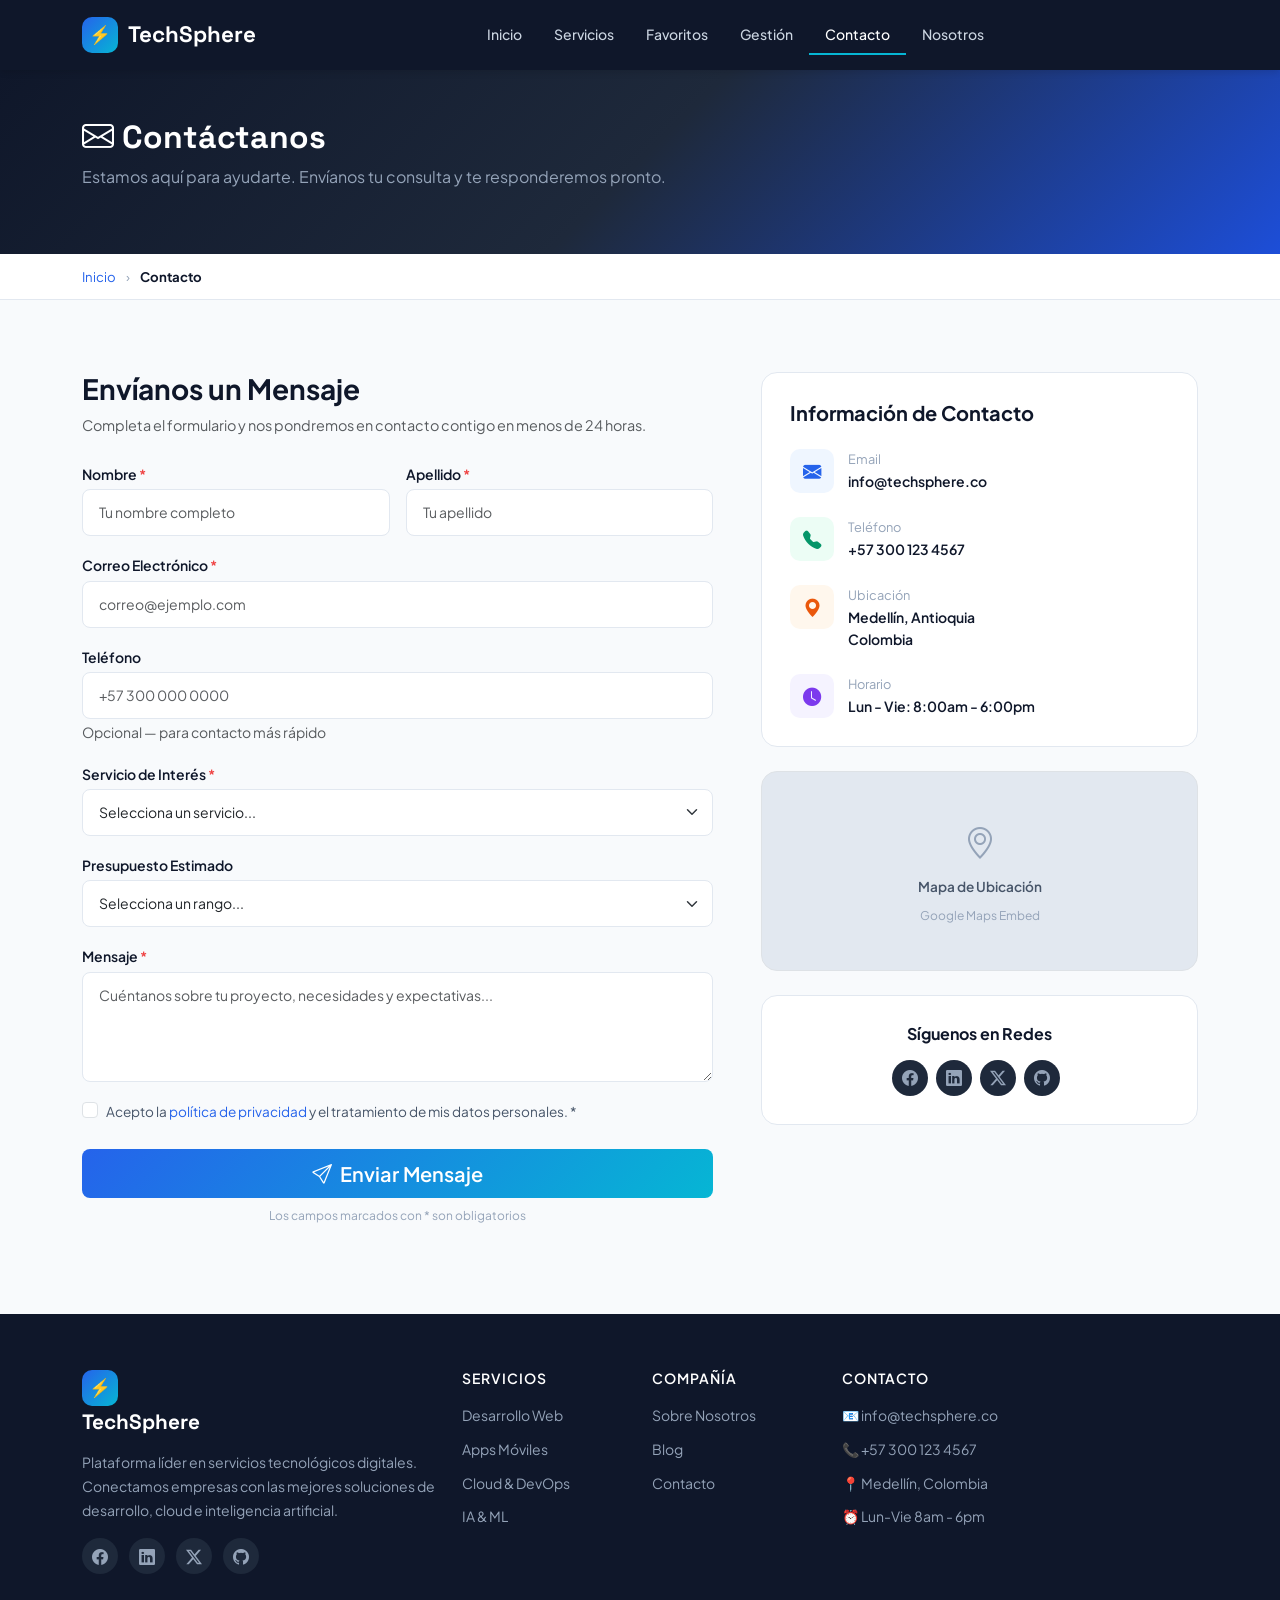
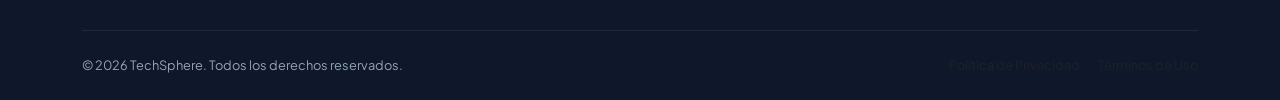
<file: pages/contacto.html>
<!DOCTYPE html>
<html lang="es">
<head>
  <meta charset="UTF-8">
  <meta name="viewport" content="width=device-width, initial-scale=1.0">
  <title>Contacto — TechSphere</title>
  <link href="https://cdn.jsdelivr.net/npm/bootstrap@5.3.3/dist/css/bootstrap.min.css" rel="stylesheet">
  <link href="https://cdn.jsdelivr.net/npm/bootstrap-icons@1.11.3/font/bootstrap-icons.min.css" rel="stylesheet">
  <link href="https://fonts.googleapis.com/css2?family=Plus+Jakarta+Sans:wght@300;400;500;600;700;800&family=Space+Grotesk:wght@400;500;600;700&display=swap" rel="stylesheet">
  <link rel="stylesheet" href="../css/styles.css">
</head>
<body>
  <div id="navbar-container"></div>

  <div class="page-header">
    <div class="container">
      <h1><i class="bi bi-envelope me-2"></i>Contáctanos</h1>
      <p>Estamos aquí para ayudarte. Envíanos tu consulta y te responderemos pronto.</p>
    </div>
  </div>

  <div class="breadcrumb-custom">
    <div class="container">
      <a href="../index.html">Inicio</a>
      <span class="separator">›</span>
      <strong>Contacto</strong>
    </div>
  </div>

  <section class="section">
    <div class="container">
      <div class="row g-5">
        <!-- FORMULARIO -->
        <div class="col-lg-7">
          <h3 class="mb-2" style="font-weight:700">Envíanos un Mensaje</h3>
          <p class="text-muted mb-4" style="font-size:0.9rem">Completa el formulario y nos pondremos en contacto contigo en menos de 24 horas.</p>

          <!-- Mensaje de éxito (oculto por defecto) -->
          <div class="alert alert-success d-none" id="successMessage" style="border-radius:var(--radius-sm)">
            <i class="bi bi-check-circle-fill me-2"></i>
            <strong>¡Mensaje enviado exitosamente!</strong> Te responderemos en menos de 24 horas.
          </div>

          <form id="contactForm" novalidate>
            <div class="row g-3">
              <div class="col-md-6">
                <label class="form-label-custom">Nombre <span class="required">*</span></label>
                <input type="text" class="form-control form-control-custom" id="nombre" 
                       placeholder="Tu nombre completo" required minlength="2">
                <div class="invalid-feedback">Por favor ingrese su nombre (mínimo 2 caracteres)</div>
              </div>
              <div class="col-md-6">
                <label class="form-label-custom">Apellido <span class="required">*</span></label>
                <input type="text" class="form-control form-control-custom" id="apellido" 
                       placeholder="Tu apellido" required minlength="2">
                <div class="invalid-feedback">Por favor ingrese su apellido</div>
              </div>
            </div>

            <div class="mt-3">
              <label class="form-label-custom">Correo Electrónico <span class="required">*</span></label>
              <input type="email" class="form-control form-control-custom" id="email" 
                     placeholder="correo@ejemplo.com" required>
              <div class="invalid-feedback" id="emailError">Por favor ingrese un correo electrónico válido</div>
            </div>

            <div class="mt-3">
              <label class="form-label-custom">Teléfono</label>
              <input type="tel" class="form-control form-control-custom" id="telefono" 
                     placeholder="+57 300 000 0000">
              <small class="text-muted">Opcional — para contacto más rápido</small>
            </div>

            <div class="mt-3">
              <label class="form-label-custom">Servicio de Interés <span class="required">*</span></label>
              <select class="form-select form-control-custom" id="servicio" required>
                <option value="">Selecciona un servicio...</option>
              </select>
              <div class="invalid-feedback">Por favor seleccione un servicio</div>
            </div>

            <div class="mt-3">
              <label class="form-label-custom">Presupuesto Estimado</label>
              <select class="form-select form-control-custom" id="presupuesto">
                <option value="">Selecciona un rango...</option>
                <option>Menos de $1.000 USD</option>
                <option>$1.000 - $3.000 USD</option>
                <option>$3.000 - $5.000 USD</option>
                <option>$5.000 - $10.000 USD</option>
                <option>Más de $10.000 USD</option>
              </select>
            </div>

            <div class="mt-3">
              <label class="form-label-custom">Mensaje <span class="required">*</span></label>
              <textarea class="form-control form-control-custom" id="mensaje" rows="4"
                        placeholder="Cuéntanos sobre tu proyecto, necesidades y expectativas..." 
                        required minlength="10"></textarea>
              <div class="invalid-feedback">El mensaje debe tener al menos 10 caracteres</div>
            </div>

            <div class="form-check mt-3">
              <input class="form-check-input" type="checkbox" id="terms" required>
              <label class="form-check-label" for="terms" style="font-size:0.85rem;color:var(--text-secondary)">
                Acepto la <a href="#" style="color:var(--primary)">política de privacidad</a> 
                y el tratamiento de mis datos personales. <span class="required">*</span>
              </label>
              <div class="invalid-feedback">Debe aceptar la política de privacidad</div>
            </div>

            <button type="submit" class="btn btn-primary-custom btn-lg w-100 mt-4" id="submitBtn">
              <i class="bi bi-send me-2"></i>Enviar Mensaje
            </button>

            <p class="text-center mt-2" style="font-size:0.75rem;color:var(--text-muted)">
              Los campos marcados con <span class="required">*</span> son obligatorios
            </p>
          </form>
        </div>

        <!-- INFO DE CONTACTO -->
        <div class="col-lg-5">
          <div class="contact-info-card mb-4">
            <h5 class="fw-bold mb-4">Información de Contacto</h5>
            <div class="d-flex flex-column gap-4">
              <div class="contact-info-item">
                <div class="contact-info-icon" style="background:#EFF6FF"><i class="bi bi-envelope-fill" style="color:#2563EB"></i></div>
                <div>
                  <div class="contact-info-label">Email</div>
                  <div class="contact-info-value">info@techsphere.co</div>
                </div>
              </div>
              <div class="contact-info-item">
                <div class="contact-info-icon" style="background:#ECFDF5"><i class="bi bi-telephone-fill" style="color:#059669"></i></div>
                <div>
                  <div class="contact-info-label">Teléfono</div>
                  <div class="contact-info-value">+57 300 123 4567</div>
                </div>
              </div>
              <div class="contact-info-item">
                <div class="contact-info-icon" style="background:#FFF7ED"><i class="bi bi-geo-alt-fill" style="color:#EA580C"></i></div>
                <div>
                  <div class="contact-info-label">Ubicación</div>
                  <div class="contact-info-value">Medellín, Antioquia<br>Colombia</div>
                </div>
              </div>
              <div class="contact-info-item">
                <div class="contact-info-icon" style="background:#F5F3FF"><i class="bi bi-clock-fill" style="color:#7C3AED"></i></div>
                <div>
                  <div class="contact-info-label">Horario</div>
                  <div class="contact-info-value">Lun - Vie: 8:00am - 6:00pm</div>
                </div>
              </div>
            </div>
          </div>

          <!-- MAPA PLACEHOLDER -->
          <div class="rounded-4 overflow-hidden border mb-4" style="height:200px;background:#E2E8F0;display:flex;align-items:center;justify-content:center;flex-direction:column;gap:8px">
            <i class="bi bi-geo-alt" style="font-size:2rem;color:var(--text-muted)"></i>
            <span style="font-size:0.85rem;color:var(--text-secondary);font-weight:600">Mapa de Ubicación</span>
            <span style="font-size:0.75rem;color:var(--text-muted)">Google Maps Embed</span>
          </div>

          <!-- REDES SOCIALES -->
          <div class="contact-info-card text-center">
            <h6 class="fw-bold mb-3">Síguenos en Redes</h6>
            <div class="footer-social d-flex justify-content-center">
              <a href="#"><i class="bi bi-facebook"></i></a>
              <a href="#"><i class="bi bi-linkedin"></i></a>
              <a href="#"><i class="bi bi-twitter-x"></i></a>
              <a href="#"><i class="bi bi-github"></i></a>
            </div>
          </div>
        </div>
      </div>
    </div>
  </section>

  <div id="footer-container"></div>

  <script src="https://cdn.jsdelivr.net/npm/bootstrap@5.3.3/dist/js/bootstrap.bundle.min.js"></script>
  <script src="../js/app.js"></script>
  <script>
    /**
 * Valida el formato de un correo electrónico
 * Verifica estructura básica y dominio con al menos 2 caracteres
 * @param {string} email - Correo a validar
 * @returns {boolean} true si el formato es válido
 */
function isValidEmail(email) {
  const regex = /^[a-zA-Z0-9._%+-]+@[a-zA-Z0-9.-]+\.[a-zA-Z]{2,}$/;
  return regex.test(email.trim());
}

    /**
     * Valida un campo individual y muestra/oculta errores
     * @param {HTMLElement} field - Campo a validar
     * @returns {boolean} true si es válido
     */
    function validateField(field) {
      let isValid = true;

      // Reset
      field.classList.remove("is-invalid", "is-valid");

      // Required check
      if (field.hasAttribute("required") && !field.value.trim()) {
        isValid = false;
      }

      // MinLength check
      if (field.minLength > 0 && field.value.trim().length < field.minLength) {
        isValid = false;
      }

      // Email check
      if (field.type === "email" && field.value.trim()) {
        if (!isValidEmail(field.value.trim())) {
          isValid = false;
          const errorEl = document.getElementById("emailError");
          if (errorEl) errorEl.textContent = "Por favor ingrese un correo electrónico válido (ej: usuario@dominio.com)";
        }
      }

      // Checkbox check
      if (field.type === "checkbox" && field.hasAttribute("required") && !field.checked) {
        isValid = false;
      }

      // Select check
      if (field.tagName === "SELECT" && field.hasAttribute("required") && !field.value) {
        isValid = false;
      }

      field.classList.add(isValid ? "is-valid" : "is-invalid");
      return isValid;
    }

    /**
     * Maneja el envío del formulario
     * @param {Event} e - Evento submit
     */
    function handleSubmit(e) {
      e.preventDefault();

      const fields = ["nombre", "apellido", "email", "servicio", "mensaje", "terms"];
      let allValid = true;

      // Validar todos los campos requeridos
      fields.forEach((id) => {
        const field = document.getElementById(id);
        if (field && !validateField(field)) {
          allValid = false;
        }
      });

      if (!allValid) {
        showToast("Por favor corrige los campos marcados en rojo", "error");
        return;
      }

      // Simular envío
      const btn = document.getElementById("submitBtn");
      btn.disabled = true;
      btn.innerHTML = '<span class="spinner-border spinner-border-sm me-2"></span>Enviando...';

      setTimeout(() => {
        // Mostrar mensaje de éxito
        document.getElementById("successMessage").classList.remove("d-none");
        document.getElementById("contactForm").reset();

        // Limpiar validaciones visuales
        document.querySelectorAll(".is-valid, .is-invalid").forEach((el) => {
          el.classList.remove("is-valid", "is-invalid");
        });

        btn.disabled = false;
        btn.innerHTML = '<i class="bi bi-send me-2"></i>Enviar Mensaje';

        showToast("¡Mensaje enviado exitosamente! ✉️", "success");

        // Scroll al mensaje de éxito
        document.getElementById("successMessage").scrollIntoView({ behavior: "smooth", block: "center" });
      }, 1500);
    }

    // --- INICIALIZACIÓN ---
    document.addEventListener("DOMContentLoaded", async () => {
      document.getElementById("navbar-container").innerHTML = renderNavbar("contacto");
      document.getElementById("footer-container").innerHTML = renderFooter();

      await app.loadServices(false);
      app.updateFavCounter();

      // Poblar dropdown de servicios dinámicamente
      const selectEl = document.getElementById("servicio");
      app.services.forEach((s) => {
        const opt = document.createElement("option");
        opt.value = s.nombre;
        opt.textContent = s.nombre;
        selectEl.appendChild(opt);
      });
      const otroOpt = document.createElement("option");
      otroOpt.value = "Otro";
      otroOpt.textContent = "Otro";
      selectEl.appendChild(otroOpt);

      // Event listeners
      document.getElementById("contactForm").addEventListener("submit", handleSubmit);

      // Validación en tiempo real
      document.querySelectorAll("#contactForm input, #contactForm textarea, #contactForm select").forEach((field) => {
        field.addEventListener("blur", () => validateField(field));
        field.addEventListener("input", () => {
          if (field.classList.contains("is-invalid")) validateField(field);
        });
      });
    });
  </script>
</body>
</html>
</file>
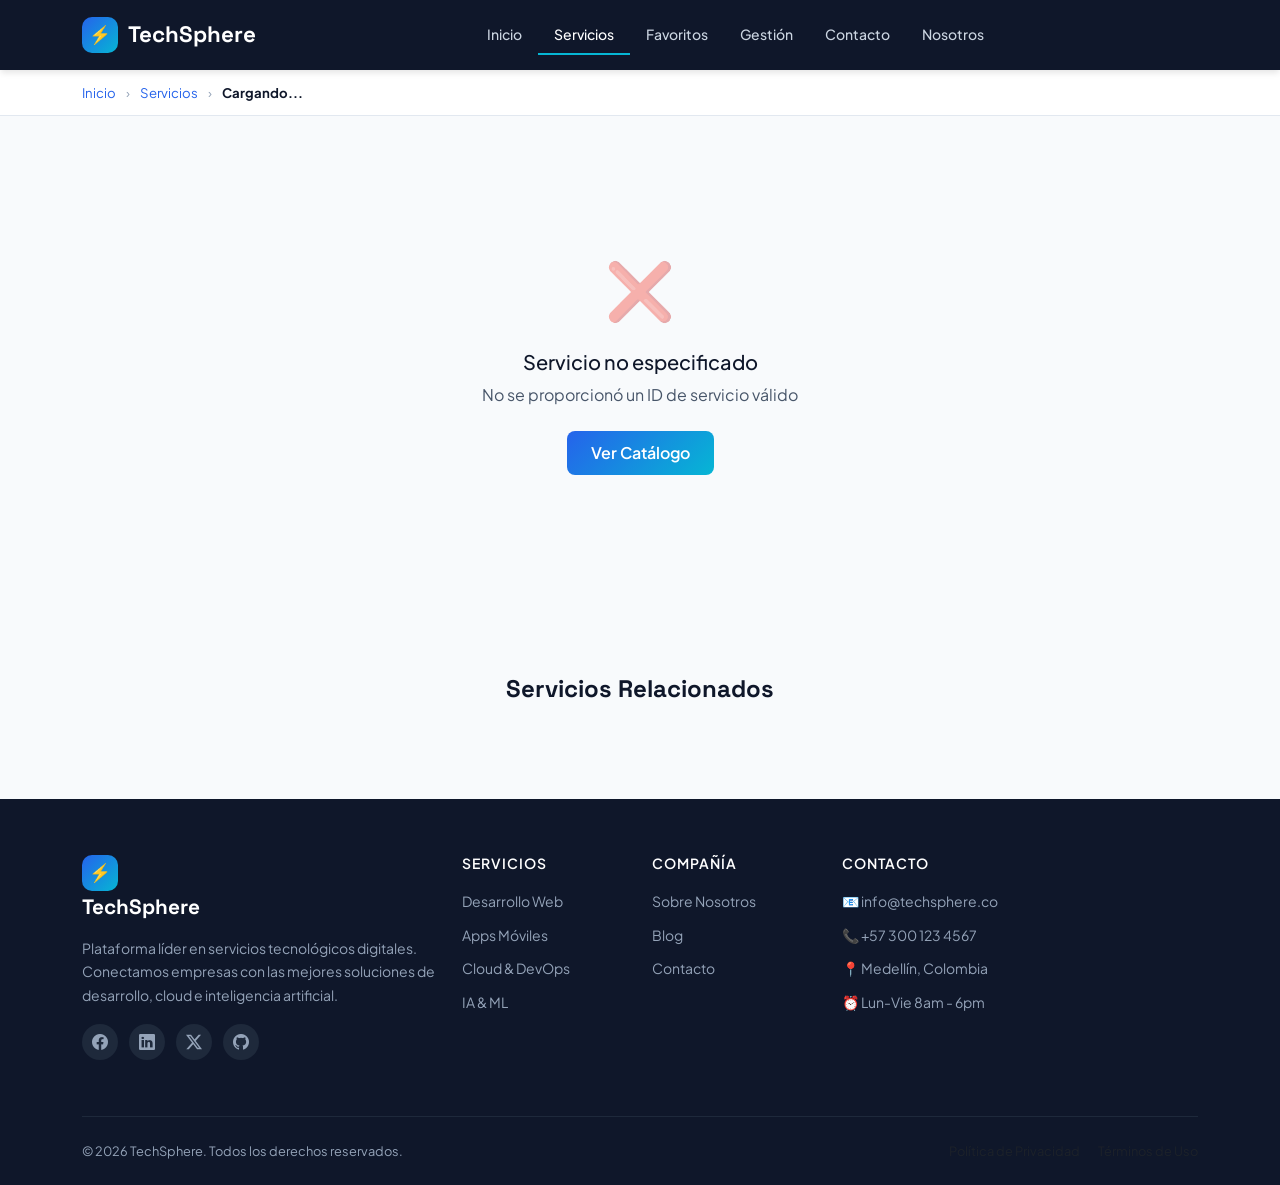
<file: pages/detalle.html>
<!DOCTYPE html>
<html lang="es">
<head>
  <meta charset="UTF-8">
  <meta name="viewport" content="width=device-width, initial-scale=1.0">
  <title>Detalle del Servicio — TechSphere</title>
  <link href="https://cdn.jsdelivr.net/npm/bootstrap@5.3.3/dist/css/bootstrap.min.css" rel="stylesheet">
  <link href="https://cdn.jsdelivr.net/npm/bootstrap-icons@1.11.3/font/bootstrap-icons.min.css" rel="stylesheet">
  <link href="https://fonts.googleapis.com/css2?family=Plus+Jakarta+Sans:wght@300;400;500;600;700;800&family=Space+Grotesk:wght@400;500;600;700&display=swap" rel="stylesheet">
  <link rel="stylesheet" href="../css/styles.css">
</head>
<body>
  <div id="navbar-container"></div>

  <!-- BREADCRUMB -->
  <div class="breadcrumb-custom">
    <div class="container">
      <a href="../index.html">Inicio</a>
      <span class="separator">›</span>
      <a href="servicios.html">Servicios</a>
      <span class="separator">›</span>
      <strong id="breadcrumb-name">Cargando...</strong>
    </div>
  </div>

  <!-- DETAIL CONTENT -->
  <section class="section" id="detail-content">
    <div class="container">
      <div class="text-center py-5">
        <div class="spinner-border text-primary" role="status"></div>
      </div>
    </div>
  </section>

  <!-- RELATED SERVICES -->
  <section class="section" style="background:#F8FAFC" id="related-section" style="display:none">
    <div class="container">
      <h3 class="section-title text-center mb-4" style="font-size:1.5rem">Servicios Relacionados</h3>
      <div class="row" id="related-services"></div>
    </div>
  </section>

  <div id="footer-container"></div>

  <script src="https://cdn.jsdelivr.net/npm/bootstrap@5.3.3/dist/js/bootstrap.bundle.min.js"></script>
  <script src="../js/app.js"></script>
  <script>
    /**
     * Renderiza toda la página de detalle de un servicio
     * @param {Object} service - Datos del servicio
     */
    function renderDetail(service) {
      const isFav = app.isFavorite(service.id);
      const tagClass = getCategoryTagClass(service.categoria);

      document.title = `${service.nombre} — TechSphere`;
      document.getElementById("breadcrumb-name").textContent = service.nombre;

      document.getElementById("detail-content").innerHTML = `
        <div class="container">
          <div class="row g-4 g-lg-5">
            <!-- IMAGEN -->
            <div class="col-lg-6">
              <div class="detail-image-main">
                <img src="${service.imagen}" alt="${service.nombre}"
                     onerror="this.src='https://placehold.co/600x400/1E293B/94A3B8?text=${encodeURIComponent(service.nombre)}'">
              </div>
            </div>

            <!-- INFO -->
            <div class="col-lg-6">
              <div class="mb-3">
                <span class="tag ${tagClass}">${service.categoria}</span>
                ${service.tecnologias.map((t) => `<span class="tag tag-green">${t}</span>`).join("")}
              </div>

              <h1 style="font-family:'Space Grotesk',sans-serif;font-size:2rem;font-weight:700;margin-bottom:0.75rem">
                ${service.nombre}
              </h1>

              <div class="detail-meta mb-3">
                <div class="detail-meta-item"><i class="bi bi-star-fill text-warning"></i> ${service.rating} (${service.resenas} reseñas)</div>
                <div class="detail-meta-item"><i class="bi bi-people"></i> ${service.clientes} clientes</div>
                <div class="detail-meta-item"><i class="bi bi-clock"></i> Entrega: ${service.entrega}</div>
              </div>

              <div class="detail-price mb-3">
                ${formatPrice(service.precio)} <small>${service.tipoPrecio}</small>
              </div>

              <p style="color:var(--text-secondary);line-height:1.8;margin-bottom:1.5rem">
                ${service.descripcionCompleta}
              </p>

              <h5 style="font-size:1rem;font-weight:700;margin-bottom:0.75rem">Características incluidas:</h5>
              <ul class="feature-list mb-4">
                ${service.caracteristicas.map((c) => `<li><span class="check"><i class="bi bi-check-circle-fill"></i></span> ${c}</li>`).join("")}
              </ul>

              <div class="d-flex gap-3 flex-wrap">
                <a href="contacto.html" class="btn btn-primary-custom btn-lg flex-grow-1 text-center">
                  <i class="bi bi-cart me-1"></i> Solicitar Servicio
                </a>
                <button class="btn ${isFav ? "btn-danger" : "btn-outline-danger"} btn-lg" id="favBtn"
                        onclick="toggleDetailFav(${service.id})">
                  <i class="bi ${isFav ? "bi-heart-fill" : "bi-heart"}"></i>
                  ${isFav ? "En Favoritos" : "Agregar a Favoritos"}
                </button>
                <a href="contacto.html" class="btn btn-outline-custom btn-lg">
                  <i class="bi bi-envelope"></i> Contactar
                </a>
              </div>
            </div>
          </div>
        </div>`;
    }

    /**
     * Toggle de favoritos desde la página de detalle
     * @param {number} id - ID del servicio
     */
    function toggleDetailFav(id) {
      const added = app.toggleFavorite(id);
      const btn = document.getElementById("favBtn");

      if (added) {
        btn.className = "btn btn-danger btn-lg";
        btn.innerHTML = '<i class="bi bi-heart-fill"></i> En Favoritos';
        showToast("Servicio agregado a favoritos ♥", "success");
      } else {
        btn.className = "btn btn-outline-danger btn-lg";
        btn.innerHTML = '<i class="bi bi-heart"></i> Agregar a Favoritos';
        showToast("Servicio removido de favoritos", "info");
      }
    }

    /**
     * Renderiza servicios relacionados (misma categoría)
     * @param {Object} service - Servicio actual
     */
    function renderRelated(service) {
      const related = app.services
        .filter((s) => s.categoria === service.categoria && s.id !== service.id)
        .slice(0, 3);

      if (related.length === 0) {
        document.getElementById("related-section").style.display = "none";
        return;
      }

      document.getElementById("related-services").innerHTML = related
        .map((s) => renderServiceCard(s, app))
        .join("");
    }

    // --- INICIALIZACIÓN ---
    document.addEventListener("DOMContentLoaded", async () => {
      document.getElementById("navbar-container").innerHTML = renderNavbar("servicios");
      document.getElementById("footer-container").innerHTML = renderFooter();

      await app.loadServices(false);
      app.updateFavCounter();

      // Obtener ID del servicio desde la URL
      const params = new URLSearchParams(window.location.search);
      const serviceId = params.get("id");

      if (!serviceId) {
        document.getElementById("detail-content").innerHTML = `
          <div class="container"><div class="empty-state">
            <div class="empty-state-icon">❌</div>
            <h4>Servicio no especificado</h4>
            <p>No se proporcionó un ID de servicio válido</p>
            <a href="servicios.html" class="btn btn-primary-custom">Ver Catálogo</a>
          </div></div>`;
        return;
      }

      const service = app.getServiceById(serviceId);

      if (!service) {
        document.getElementById("detail-content").innerHTML = `
          <div class="container"><div class="empty-state">
            <div class="empty-state-icon">🔍</div>
            <h4>Servicio no encontrado</h4>
            <p>El servicio solicitado no existe o fue eliminado</p>
            <a href="servicios.html" class="btn btn-primary-custom">Ver Catálogo</a>
          </div></div>`;
        return;
      }

      renderDetail(service);
      renderRelated(service);
    });
  </script>
</body>
</html>
</file>
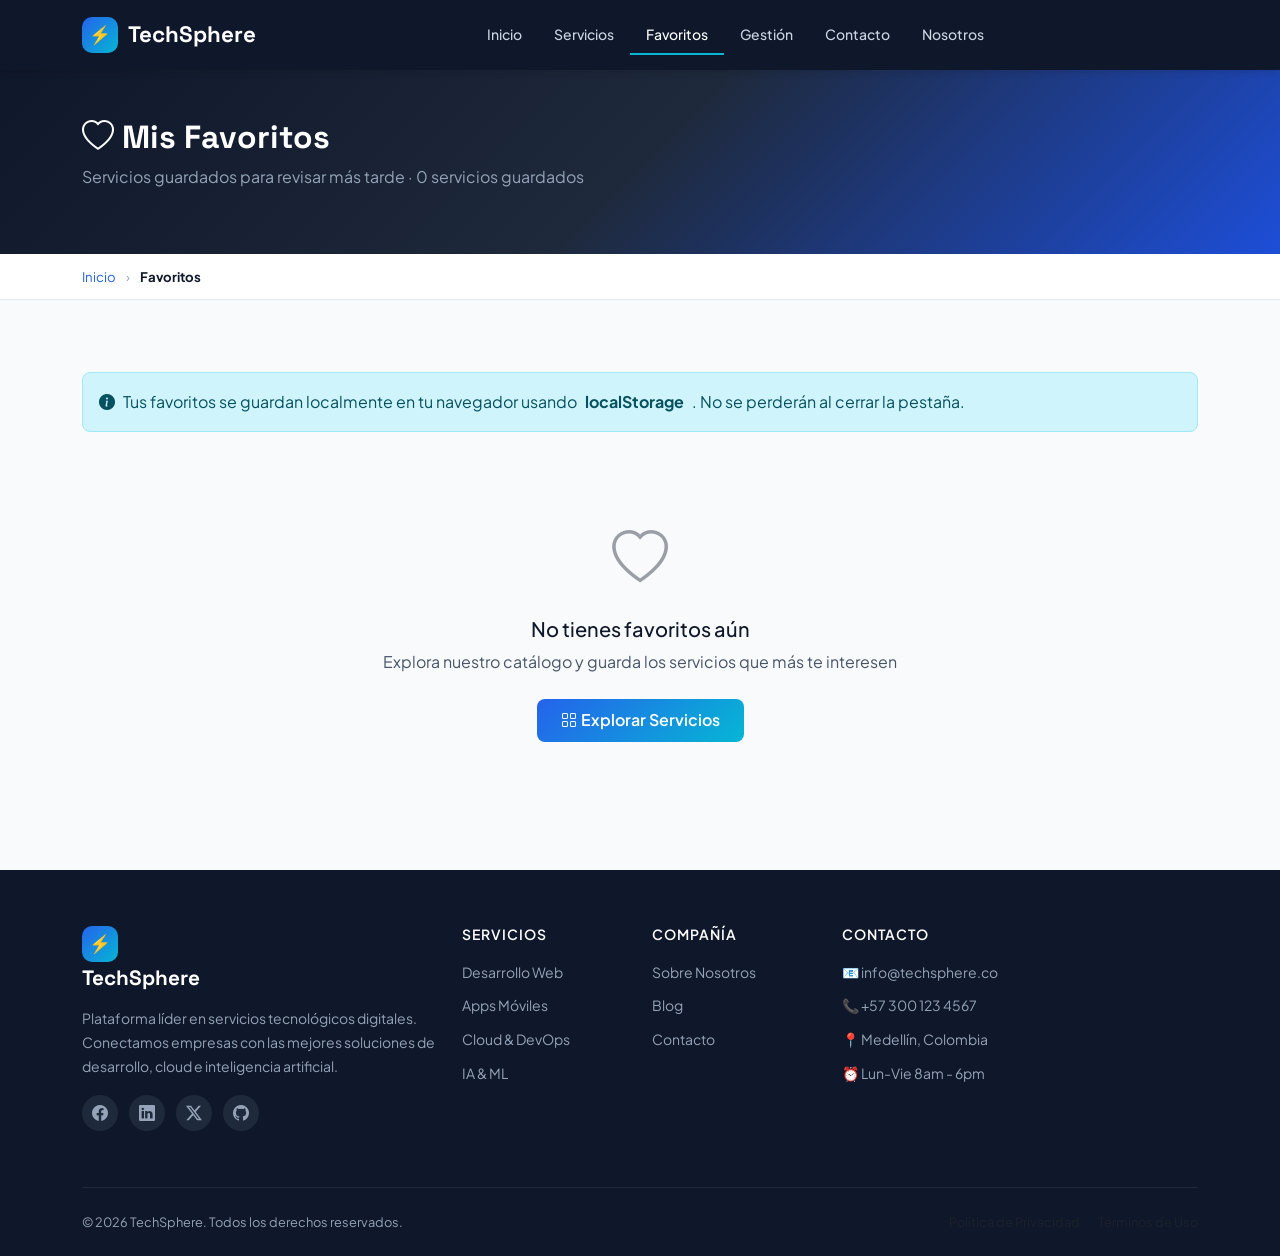
<file: pages/favoritos.html>
<!DOCTYPE html>
<html lang="es">
<head>
  <meta charset="UTF-8">
  <meta name="viewport" content="width=device-width, initial-scale=1.0">
  <title>Mis Favoritos — TechSphere</title>
  <link href="https://cdn.jsdelivr.net/npm/bootstrap@5.3.3/dist/css/bootstrap.min.css" rel="stylesheet">
  <link href="https://cdn.jsdelivr.net/npm/bootstrap-icons@1.11.3/font/bootstrap-icons.min.css" rel="stylesheet">
  <link href="https://fonts.googleapis.com/css2?family=Plus+Jakarta+Sans:wght@300;400;500;600;700;800&family=Space+Grotesk:wght@400;500;600;700&display=swap" rel="stylesheet">
  <link rel="stylesheet" href="../css/styles.css">
</head>
<body>
  <div id="navbar-container"></div>

  <div class="page-header">
    <div class="container">
      <h1><i class="bi bi-heart me-2"></i>Mis Favoritos</h1>
      <p>Servicios guardados para revisar más tarde · <span id="fav-total">0</span> servicios guardados</p>
    </div>
  </div>

  <div class="breadcrumb-custom">
    <div class="container">
      <a href="../index.html">Inicio</a>
      <span class="separator">›</span>
      <strong>Favoritos</strong>
    </div>
  </div>

  <section class="section">
    <div class="container">
      <!-- INFO ALERT -->
      <div class="alert alert-info d-flex align-items-center gap-2 mb-4" role="alert" style="border-radius:var(--radius-sm)">
        <i class="bi bi-info-circle-fill"></i>
        Tus favoritos se guardan localmente en tu navegador usando <strong>localStorage</strong>. No se perderán al cerrar la pestaña.
      </div>

      <!-- FAVORITES LIST -->
      <div id="favorites-list" class="d-flex flex-column gap-3">
        <div class="text-center py-5">
          <div class="spinner-border text-primary" role="status"></div>
        </div>
      </div>

      <!-- SUMMARY -->
      <div id="fav-summary" class="mt-4 p-4 bg-white rounded-3 border d-none">
        <div class="d-flex flex-wrap justify-content-between align-items-center gap-3">
          <div>
            <div style="font-size:0.85rem;color:var(--text-muted)">Total en favoritos</div>
            <div style="font-size:1.5rem;font-weight:800" id="fav-summary-count">0 servicios</div>
          </div>
          <div class="d-flex gap-2">
            <button class="btn btn-outline-danger btn-sm" onclick="handleClearAll()">
              <i class="bi bi-trash me-1"></i>Limpiar favoritos
            </button>
            <a href="servicios.html" class="btn btn-primary-custom">
              Explorar más servicios <i class="bi bi-arrow-right ms-1"></i>
            </a>
          </div>
        </div>
      </div>
    </div>
  </section>

  <div id="footer-container"></div>

  <script src="https://cdn.jsdelivr.net/npm/bootstrap@5.3.3/dist/js/bootstrap.bundle.min.js"></script>
  <script src="../js/app.js"></script>
  <script>
    /**
     * Renderiza la lista completa de favoritos
     */
    function renderFavorites() {
      const container = document.getElementById("favorites-list");
      const summary = document.getElementById("fav-summary");
      const totalEl = document.getElementById("fav-total");
      const summaryCount = document.getElementById("fav-summary-count");

      // Obtener servicios favoritos completos
      const favServices = app.favorites
        .map((id) => app.getServiceById(id))
        .filter((s) => s !== null);

      totalEl.textContent = favServices.length;
      summaryCount.textContent = `${favServices.length} servicio${favServices.length !== 1 ? "s" : ""}`;

      if (favServices.length === 0) {
        container.innerHTML = `
          <div class="empty-state">
            <div class="empty-state-icon"><i class="bi bi-heart"></i></div>
            <h4>No tienes favoritos aún</h4>
            <p>Explora nuestro catálogo y guarda los servicios que más te interesen</p>
            <a href="servicios.html" class="btn btn-primary-custom">
              <i class="bi bi-grid me-1"></i>Explorar Servicios
            </a>
          </div>`;
        summary.classList.add("d-none");
        return;
      }

      summary.classList.remove("d-none");

      container.innerHTML = favServices.map((service) => {
        const tagClass = getCategoryTagClass(service.categoria);
        return `
          <div class="fav-item d-flex align-items-center gap-3 flex-wrap" id="fav-item-${service.id}">
            <img src="${service.imagen}" alt="${service.nombre}" class="fav-item-image"
                 onerror="this.src='https://placehold.co/80x80/1E293B/94A3B8?text=TS'">
            <div class="flex-grow-1">
              <div class="fw-bold mb-1">${service.nombre}</div>
              <div style="font-size:0.8rem;color:var(--text-secondary)">${service.descripcionCorta}</div>
              <div class="mt-2">
                <span class="tag ${tagClass}">${service.categoria}</span>
                ${service.tecnologias.slice(0, 2).map((t) => `<span class="tag tag-green">${t}</span>`).join("")}
              </div>
            </div>
            <div class="text-end" style="min-width:110px">
              <div class="fav-item-price">${formatPrice(service.precio)}</div>
              <div style="font-size:0.75rem;color:var(--text-muted)">${service.tipoPrecio}</div>
            </div>
            <div class="d-flex gap-2">
              <a href="detalle.html?id=${service.id}" class="btn btn-primary-custom btn-sm">Ver detalle</a>
              <button class="btn btn-sm" style="background:#FEE2E2;color:#EF4444" 
                      onclick="handleRemoveFav(${service.id})">
                <i class="bi bi-trash"></i>
              </button>
            </div>
          </div>`;
      }).join("");
    }

    /**
     * Elimina un favorito individual con animación
     * @param {number} serviceId
     */
    function handleRemoveFav(serviceId) {
      const element = document.getElementById(`fav-item-${serviceId}`);
      if (element) {
        element.style.transition = "all 0.3s ease";
        element.style.opacity = "0";
        element.style.transform = "translateX(20px)";
      }

      setTimeout(() => {
        app.removeFavorite(serviceId);
        renderFavorites();
        showToast("Servicio removido de favoritos", "info");
      }, 300);
    }

    /**
     * Limpia todos los favoritos con confirmación
     */
    function handleClearAll() {
      if (confirm("¿Estás seguro de eliminar todos los favoritos? Esta acción no se puede deshacer.")) {
        app.clearFavorites();
        renderFavorites();
        showToast("Todos los favoritos han sido eliminados", "info");
      }
    }

    // --- INICIALIZACIÓN ---
    document.addEventListener("DOMContentLoaded", async () => {
      document.getElementById("navbar-container").innerHTML = renderNavbar("favoritos");
      document.getElementById("footer-container").innerHTML = renderFooter();

      await app.loadServices(false);
      app.updateFavCounter();
      renderFavorites();
    });
  </script>
</body>
</html>
</file>
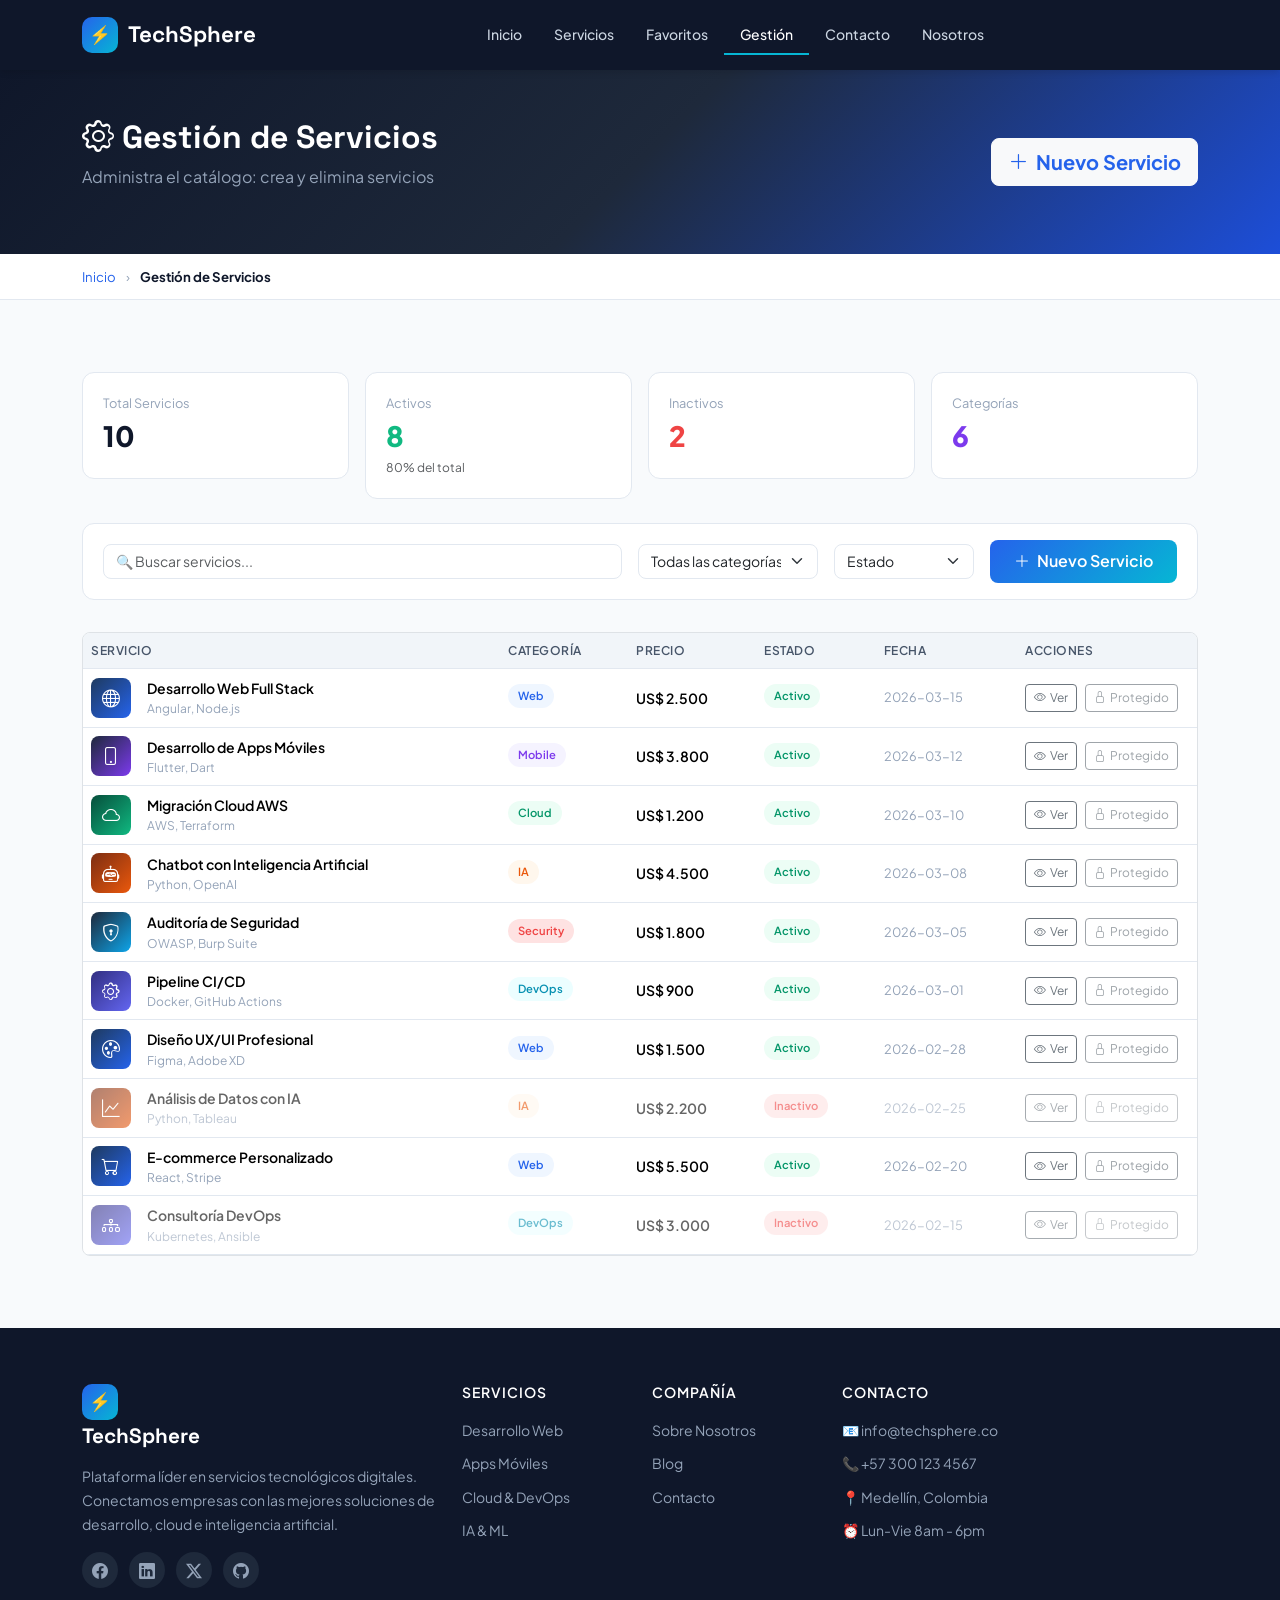
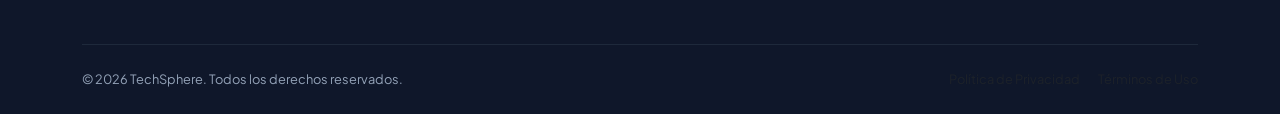
<file: pages/gestion.html>
<!DOCTYPE html>
<html lang="es">
<head>
  <meta charset="UTF-8">
  <meta name="viewport" content="width=device-width, initial-scale=1.0">
  <title>Gestión de Servicios — TechSphere</title>
  <link href="https://cdn.jsdelivr.net/npm/bootstrap@5.3.3/dist/css/bootstrap.min.css" rel="stylesheet">
  <link href="https://cdn.jsdelivr.net/npm/bootstrap-icons@1.11.3/font/bootstrap-icons.min.css" rel="stylesheet">
  <link href="https://fonts.googleapis.com/css2?family=Plus+Jakarta+Sans:wght@300;400;500;600;700;800&family=Space+Grotesk:wght@400;500;600;700&display=swap" rel="stylesheet">
  <link rel="stylesheet" href="../css/styles.css">
</head>
<body>
  <div id="navbar-container"></div>

  <div class="page-header">
    <div class="container d-flex flex-wrap justify-content-between align-items-center gap-3">
      <div>
        <h1><i class="bi bi-gear me-2"></i>Gestión de Servicios</h1>
        <p>Administra el catálogo: crea y elimina servicios</p>
      </div>
      <button class="btn btn-light btn-lg fw-bold" style="color:var(--primary)" data-bs-toggle="modal" data-bs-target="#createModal">
        <i class="bi bi-plus-lg me-1"></i> Nuevo Servicio
      </button>
    </div>
  </div>

  <div class="breadcrumb-custom">
    <div class="container">
      <a href="../index.html">Inicio</a>
      <span class="separator">›</span>
      <strong>Gestión de Servicios</strong>
    </div>
  </div>

  <section class="section">
    <div class="container">
      <!-- KPI CARDS -->
      <div class="row g-3 mb-4" id="kpi-cards"></div>

      <!-- FILTERS -->
      <div class="filters-bar d-flex flex-wrap gap-3 align-items-center">
        <div class="flex-grow-1">
          <input type="text" class="form-control" id="crudSearch" placeholder="🔍 Buscar servicios..." oninput="renderTable()">
        </div>
        <select class="form-select" id="crudCategory" style="max-width:180px" onchange="renderTable()">
          <option value="all">Todas las categorías</option>
          <option value="Web">Web</option>
          <option value="Mobile">Mobile</option>
          <option value="Cloud">Cloud</option>
          <option value="DevOps">DevOps</option>
          <option value="IA">IA</option>
          <option value="Security">Security</option>
        </select>
        <select class="form-select" id="crudStatus" style="max-width:140px" onchange="renderTable()">
          <option value="all">Estado</option>
          <option value="activo">Activo</option>
          <option value="inactivo">Inactivo</option>
        </select>
        <button class="btn btn-primary-custom" data-bs-toggle="modal" data-bs-target="#createModal">
          <i class="bi bi-plus-lg me-1"></i> Nuevo Servicio
        </button>
      </div>

      <!-- TABLE -->
      <div class="bg-white rounded-3 border overflow-hidden">
        <div class="table-responsive">
          <table class="table table-custom mb-0">
            <thead>
              <tr>
                <th>Servicio</th>
                <th>Categoría</th>
                <th>Precio</th>
                <th>Estado</th>
                <th>Fecha</th>
                <th style="width:180px">Acciones</th>
              </tr>
            </thead>
            <tbody id="services-table-body">
              <tr><td colspan="6" class="text-center py-4">
                <div class="spinner-border text-primary spinner-border-sm"></div> Cargando...
              </td></tr>
            </tbody>
          </table>
        </div>
      </div>
    </div>
  </section>

  <!-- MODAL: CREAR SERVICIO -->
  <div class="modal fade" id="createModal" tabindex="-1">
    <div class="modal-dialog modal-dialog-centered">
      <div class="modal-content">
        <div class="modal-header">
          <h5 class="modal-title fw-bold"><i class="bi bi-plus-circle me-2"></i>Crear Nuevo Servicio</h5>
          <button type="button" class="btn-close" data-bs-dismiss="modal"></button>
        </div>
        <div class="modal-body">
          <form id="createForm" novalidate>
            <div class="mb-3">
              <label class="form-label-custom">Nombre del Servicio <span class="required">*</span></label>
              <input type="text" class="form-control form-control-custom" id="newName" required placeholder="Ej: Desarrollo de API REST">
              <div class="invalid-feedback">El nombre es obligatorio</div>
            </div>
            <div class="mb-3">
              <label class="form-label-custom">Categoría <span class="required">*</span></label>
              <select class="form-select form-control-custom" id="newCategory" required>
                <option value="">Seleccionar categoría...</option>
                <option value="Web">Desarrollo Web</option>
                <option value="Mobile">Apps Móviles</option>
                <option value="Cloud">Cloud & DevOps</option>
                <option value="DevOps">DevOps</option>
                <option value="IA">IA & Machine Learning</option>
                <option value="Security">Seguridad</option>
              </select>
              <div class="invalid-feedback">Seleccione una categoría</div>
            </div>
            <div class="mb-3">
              <label class="form-label-custom">Descripción Corta <span class="required">*</span></label>
              <textarea class="form-control form-control-custom" id="newDesc" rows="2" required
                        placeholder="Describe el servicio brevemente..."></textarea>
              <div class="invalid-feedback">La descripción es obligatoria</div>
            </div>
            <div class="row g-3">
              <div class="col-6">
                <label class="form-label-custom">Precio <span class="required">*</span></label>
                <input type="number" class="form-control form-control-custom" id="newPrice" required min="1" placeholder="2500">
                <div class="invalid-feedback">Ingrese un precio válido</div>
              </div>
              <div class="col-6">
                <label class="form-label-custom">Tipo de Precio</label>
                <select class="form-select form-control-custom" id="newPriceType">
                  <option value="USD / proyecto">USD / proyecto</option>
                  <option value="USD / mes">USD / mes</option>
                  <option value="USD / hora">USD / hora</option>
                </select>
              </div>
            </div>
            <div class="mt-3">
              <label class="form-label-custom">URL de Imagen</label>
              <input type="url" class="form-control form-control-custom" id="newImage" placeholder="https://...">
              <small class="text-muted">Opcional — se usará una imagen por defecto si se omite</small>
            </div>
          </form>
        </div>
        <div class="modal-footer">
          <button type="button" class="btn btn-outline-secondary" data-bs-dismiss="modal">Cancelar</button>
          <button type="button" class="btn btn-primary-custom" onclick="handleCreate()">
            <i class="bi bi-check-lg me-1"></i> Crear Servicio
          </button>
        </div>
      </div>
    </div>
  </div>

  <!-- MODAL: CONFIRMAR ELIMINACIÓN -->
  <div class="modal fade" id="deleteModal" tabindex="-1">
    <div class="modal-dialog modal-dialog-centered modal-sm">
      <div class="modal-content text-center">
        <div class="modal-body py-4">
          <div style="font-size:3rem;margin-bottom:1rem">⚠️</div>
          <h5 class="fw-bold mb-2">¿Eliminar Servicio?</h5>
          <p class="text-muted mb-0" style="font-size:0.875rem" id="deleteMessage">
            Esta acción no se puede deshacer.
          </p>
        </div>
        <div class="modal-footer justify-content-center border-0 pt-0">
          <button class="btn btn-outline-secondary" data-bs-dismiss="modal">Cancelar</button>
          <button class="btn btn-danger-custom" id="confirmDeleteBtn">
            <i class="bi bi-trash me-1"></i> Sí, Eliminar
          </button>
        </div>
      </div>
    </div>
  </div>

  <div id="footer-container"></div>

  <script src="https://cdn.jsdelivr.net/npm/bootstrap@5.3.3/dist/js/bootstrap.bundle.min.js"></script>
  <script src="../js/app.js"></script>
  <script>
    let deleteTargetId = null;

    /**
     * Actualiza las tarjetas KPI del dashboard
     */
    function updateKPIs() {
      const total = app.services.length;
      const activos = app.services.filter((s) => s.estado === "activo").length;
      const inactivos = total - activos;
      const cats = new Set(app.services.map((s) => s.categoria)).size;

      document.getElementById("kpi-cards").innerHTML = `
        <div class="col-6 col-md-3">
          <div class="kpi-card">
            <div class="kpi-label">Total Servicios</div>
            <div class="kpi-value">${total}</div>
          </div>
        </div>
        <div class="col-6 col-md-3">
          <div class="kpi-card">
            <div class="kpi-label">Activos</div>
            <div class="kpi-value" style="color:var(--accent-green)">${activos}</div>
            <div class="kpi-change text-muted">${total > 0 ? Math.round((activos / total) * 100) : 0}% del total</div>
          </div>
        </div>
        <div class="col-6 col-md-3">
          <div class="kpi-card">
            <div class="kpi-label">Inactivos</div>
            <div class="kpi-value" style="color:var(--danger)">${inactivos}</div>
          </div>
        </div>
        <div class="col-6 col-md-3">
          <div class="kpi-card">
            <div class="kpi-label">Categorías</div>
            <div class="kpi-value" style="color:#7C3AED">${cats}</div>
          </div>
        </div>`;
    }

    /**
     * Renderiza la tabla de servicios con filtros aplicados
     */
    function renderTable() {
      const search = document.getElementById("crudSearch").value.toLowerCase();
      const cat = document.getElementById("crudCategory").value;
      const status = document.getElementById("crudStatus").value;

      let filtered = app.services;

      if (search) {
        filtered = filtered.filter(
          (s) => s.nombre.toLowerCase().includes(search) || s.categoria.toLowerCase().includes(search)
        );
      }
      if (cat !== "all") {
        filtered = filtered.filter((s) => s.categoria === cat);
      }
      if (status !== "all") {
        filtered = filtered.filter((s) => s.estado === status);
      }

      const tbody = document.getElementById("services-table-body");

      if (filtered.length === 0) {
        tbody.innerHTML = `<tr><td colspan="6" class="text-center py-4 text-muted">No se encontraron servicios</td></tr>`;
        return;
      }

      tbody.innerHTML = filtered.map((s) => {
        const gradient = getCategoryGradient(s.categoria);
        const tagClass = getCategoryTagClass(s.categoria);
        const isUserService = s.id > 1000000000; // User-created services have timestamp IDs

        return `
          <tr style="${s.estado === "inactivo" ? "opacity:0.6" : ""}">
            <td>
              <div class="d-flex align-items-center gap-3">
                <div class="service-row-icon ${gradient}"><i class="bi ${s.icono || "bi-box"}"></i></div>
                <div>
                  <div class="fw-semibold">${s.nombre}</div>
                  <div style="font-size:0.75rem;color:var(--text-muted)">${(s.tecnologias || []).slice(0, 2).join(", ")}</div>
                </div>
              </div>
            </td>
            <td><span class="tag ${tagClass}">${s.categoria}</span></td>
            <td class="fw-semibold">${formatPrice(s.precio)}</td>
            <td>
              <span class="tag ${s.estado === "activo" ? "tag-green" : "tag-red"}">${s.estado === "activo" ? "Activo" : "Inactivo"}</span>
            </td>
            <td style="font-size:0.8rem;color:var(--text-muted)">${s.fechaCreacion}</td>
            <td>
              <div class="d-flex gap-2">
                <a href="detalle.html?id=${s.id}" class="btn btn-sm btn-outline-secondary" style="font-size:0.75rem">
                  <i class="bi bi-eye me-1"></i>Ver
                </a>
                ${isUserService ? `
                  <button class="btn btn-sm" style="background:#FEE2E2;color:#EF4444;font-size:0.75rem" 
                          onclick="openDeleteModal(${s.id}, '${s.nombre.replace(/'/g, "\\'")}')">
                    <i class="bi bi-trash me-1"></i>Eliminar
                  </button>
                ` : `
                  <button class="btn btn-sm btn-outline-secondary" style="font-size:0.75rem" disabled title="Solo se pueden eliminar servicios creados por el usuario">
                    <i class="bi bi-lock me-1"></i>Protegido
                  </button>
                `}
              </div>
            </td>
          </tr>`;
      }).join("");
    }

    /**
     * Maneja la creación de un nuevo servicio
     */
    function handleCreate() {
      const name = document.getElementById("newName");
      const cat = document.getElementById("newCategory");
      const desc = document.getElementById("newDesc");
      const price = document.getElementById("newPrice");

      // Validar campos
      let valid = true;
      [name, cat, desc, price].forEach((f) => {
        f.classList.remove("is-invalid");
        if (!f.value.trim()) {
          f.classList.add("is-invalid");
          valid = false;
        }
      });

      if (!valid) return;

      const newService = {
        nombre: name.value.trim(),
        categoria: cat.value,
        descripcionCorta: desc.value.trim(),
        descripcionCompleta: desc.value.trim(),
        precio: parseFloat(price.value),
        tipoPrecio: document.getElementById("newPriceType").value,
        imagen: document.getElementById("newImage").value || `https://placehold.co/600x400/1E293B/94A3B8?text=${encodeURIComponent(name.value.trim())}`,
        icono: "bi-box",
        badge: "Nuevo",
        tecnologias: [cat.value],
        caracteristicas: ["Servicio personalizado", "Soporte incluido"],
      };

      app.saveUserService(newService);

      // Cerrar modal y limpiar formulario
      bootstrap.Modal.getInstance(document.getElementById("createModal")).hide();
      document.getElementById("createForm").reset();
      [name, cat, desc, price].forEach((f) => f.classList.remove("is-invalid"));

      // Actualizar vista
      updateKPIs();
      renderTable();
      showToast(`Servicio "${newService.nombre}" creado exitosamente ✅`, "success");
    }

    /**
     * Abre el modal de confirmación de eliminación
     * @param {number} id - ID del servicio
     * @param {string} name - Nombre del servicio
     */
    function openDeleteModal(id, name) {
      deleteTargetId = id;
      document.getElementById("deleteMessage").innerHTML =
        `Esta acción no se puede deshacer. El servicio <strong>"${name}"</strong> será eliminado permanentemente.`;
      new bootstrap.Modal(document.getElementById("deleteModal")).show();
    }

    /**
     * Confirma y ejecuta la eliminación
     */
    function handleDelete() {
      if (deleteTargetId) {
        const deleted = app.deleteUserService(deleteTargetId);
        if (deleted) {
          showToast("Servicio eliminado correctamente 🗑", "success");
        } else {
          showToast("No se pudo eliminar el servicio", "error");
        }
        deleteTargetId = null;
        bootstrap.Modal.getInstance(document.getElementById("deleteModal")).hide();
        updateKPIs();
        renderTable();
        app.updateFavCounter();
      }
    }

    // --- INICIALIZACIÓN ---
    document.addEventListener("DOMContentLoaded", async () => {
      document.getElementById("navbar-container").innerHTML = renderNavbar("gestion");
      document.getElementById("footer-container").innerHTML = renderFooter();

      await app.loadServices(false);
      app.updateFavCounter();

      updateKPIs();
      renderTable();

      // Event listener para confirmar eliminación
      document.getElementById("confirmDeleteBtn").addEventListener("click", handleDelete);
    });
  </script>
</body>
</html>
</file>
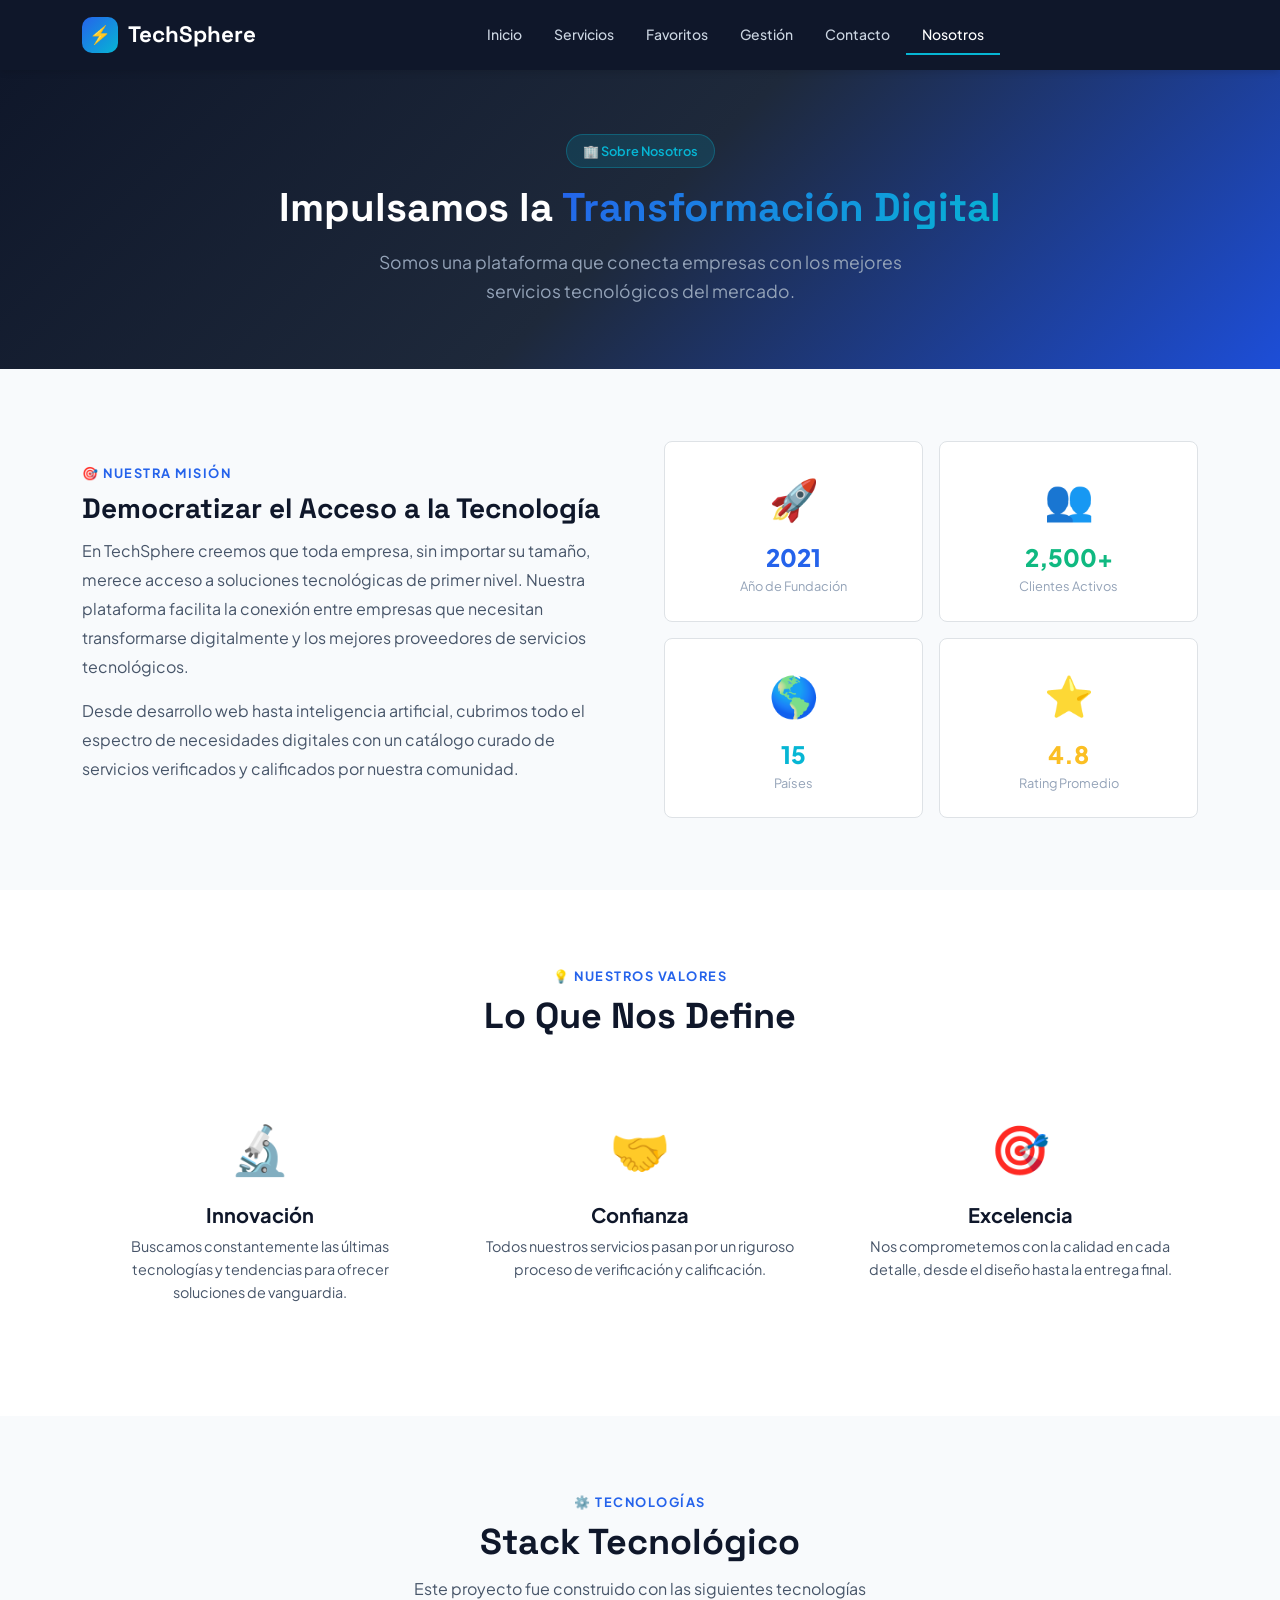
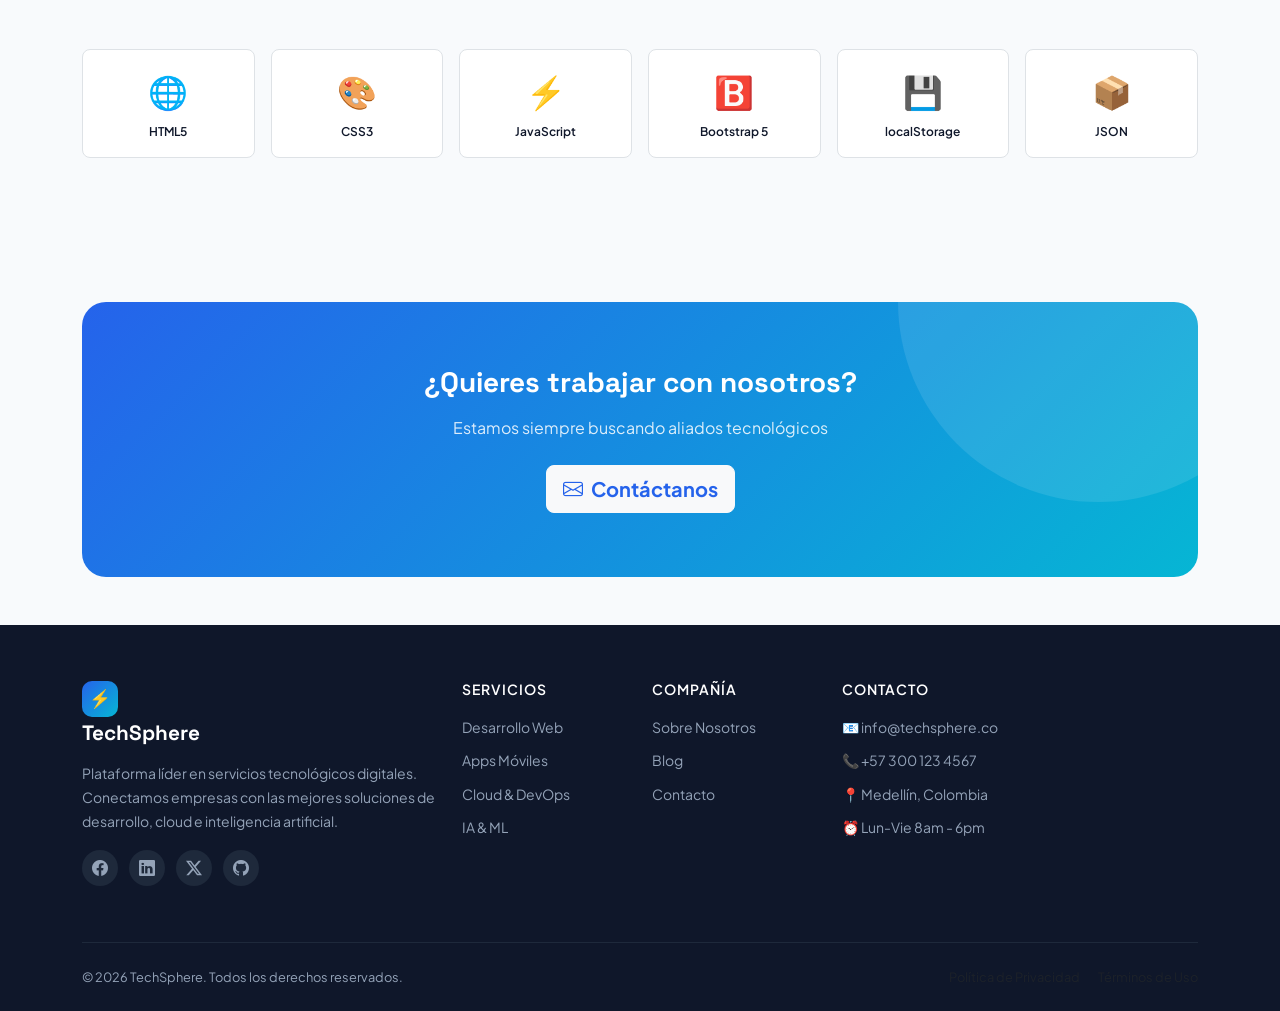
<file: pages/nosotros.html>
<!DOCTYPE html>
<html lang="es">
<head>
  <meta charset="UTF-8">
  <meta name="viewport" content="width=device-width, initial-scale=1.0">
  <title>Sobre Nosotros — TechSphere</title>
  <link href="https://cdn.jsdelivr.net/npm/bootstrap@5.3.3/dist/css/bootstrap.min.css" rel="stylesheet">
  <link href="https://cdn.jsdelivr.net/npm/bootstrap-icons@1.11.3/font/bootstrap-icons.min.css" rel="stylesheet">
  <link href="https://fonts.googleapis.com/css2?family=Plus+Jakarta+Sans:wght@300;400;500;600;700;800&family=Space+Grotesk:wght@400;500;600;700&display=swap" rel="stylesheet">
  <link rel="stylesheet" href="../css/styles.css">
</head>
<body>
  <div id="navbar-container"></div>

  <div class="page-header" style="padding:4rem 0">
    <div class="container text-center">
      <div class="hero-badge mb-3">🏢 Sobre Nosotros</div>
      <h1 style="font-family:'Space Grotesk',sans-serif;font-size:2.5rem;font-weight:800">
        Impulsamos la <span class="text-gradient">Transformación Digital</span>
      </h1>
      <p style="max-width:600px;margin:1rem auto 0;color:#94A3B8;font-size:1.1rem">
        Somos una plataforma que conecta empresas con los mejores servicios tecnológicos del mercado.
      </p>
    </div>
  </div>

  <section class="section">
    <div class="container">
      <div class="row g-5 align-items-center">
        <div class="col-lg-6">
          <div class="section-label">🎯 Nuestra Misión</div>
          <h2 class="section-title" style="font-size:1.75rem">Democratizar el Acceso a la Tecnología</h2>
          <p style="color:var(--text-secondary);line-height:1.8">
            En TechSphere creemos que toda empresa, sin importar su tamaño, merece acceso a soluciones 
            tecnológicas de primer nivel. Nuestra plataforma facilita la conexión entre empresas que 
            necesitan transformarse digitalmente y los mejores proveedores de servicios tecnológicos.
          </p>
          <p style="color:var(--text-secondary);line-height:1.8">
            Desde desarrollo web hasta inteligencia artificial, cubrimos todo el espectro de necesidades 
            digitales con un catálogo curado de servicios verificados y calificados por nuestra comunidad.
          </p>
        </div>
        <div class="col-lg-6">
          <div class="row g-3">
            <div class="col-6">
              <div class="p-4 bg-white rounded-3 border text-center hover-lift">
                <div style="font-size:2.5rem;margin-bottom:0.5rem">🚀</div>
                <div style="font-size:1.5rem;font-weight:800;color:var(--primary)">2021</div>
                <div style="font-size:0.8rem;color:var(--text-muted)">Año de Fundación</div>
              </div>
            </div>
            <div class="col-6">
              <div class="p-4 bg-white rounded-3 border text-center hover-lift">
                <div style="font-size:2.5rem;margin-bottom:0.5rem">👥</div>
                <div style="font-size:1.5rem;font-weight:800;color:var(--accent-green)">2,500+</div>
                <div style="font-size:0.8rem;color:var(--text-muted)">Clientes Activos</div>
              </div>
            </div>
            <div class="col-6">
              <div class="p-4 bg-white rounded-3 border text-center hover-lift">
                <div style="font-size:2.5rem;margin-bottom:0.5rem">🌎</div>
                <div style="font-size:1.5rem;font-weight:800;color:var(--accent)">15</div>
                <div style="font-size:0.8rem;color:var(--text-muted)">Países</div>
              </div>
            </div>
            <div class="col-6">
              <div class="p-4 bg-white rounded-3 border text-center hover-lift">
                <div style="font-size:2.5rem;margin-bottom:0.5rem">⭐</div>
                <div style="font-size:1.5rem;font-weight:800;color:#FBBF24">4.8</div>
                <div style="font-size:0.8rem;color:var(--text-muted)">Rating Promedio</div>
              </div>
            </div>
          </div>
        </div>
      </div>
    </div>
  </section>

  <!-- VALORES -->
  <section class="section" style="background:#fff">
    <div class="container">
      <div class="text-center mb-5">
        <div class="section-label">💡 Nuestros Valores</div>
        <h2 class="section-title">Lo Que Nos Define</h2>
      </div>
      <div class="row g-4">
        <div class="col-md-4">
          <div class="text-center p-4">
            <div style="font-size:3rem;margin-bottom:1rem">🔬</div>
            <h5 class="fw-bold mb-2">Innovación</h5>
            <p style="color:var(--text-secondary);font-size:0.9rem">Buscamos constantemente las últimas tecnologías y tendencias para ofrecer soluciones de vanguardia.</p>
          </div>
        </div>
        <div class="col-md-4">
          <div class="text-center p-4">
            <div style="font-size:3rem;margin-bottom:1rem">🤝</div>
            <h5 class="fw-bold mb-2">Confianza</h5>
            <p style="color:var(--text-secondary);font-size:0.9rem">Todos nuestros servicios pasan por un riguroso proceso de verificación y calificación.</p>
          </div>
        </div>
        <div class="col-md-4">
          <div class="text-center p-4">
            <div style="font-size:3rem;margin-bottom:1rem">🎯</div>
            <h5 class="fw-bold mb-2">Excelencia</h5>
            <p style="color:var(--text-secondary);font-size:0.9rem">Nos comprometemos con la calidad en cada detalle, desde el diseño hasta la entrega final.</p>
          </div>
        </div>
      </div>
    </div>
  </section>

  <!-- TECNOLOGÍAS -->
  <section class="section">
    <div class="container">
      <div class="text-center mb-5">
        <div class="section-label">⚙️ Tecnologías</div>
        <h2 class="section-title">Stack Tecnológico</h2>
        <p class="section-desc">Este proyecto fue construido con las siguientes tecnologías</p>
      </div>
      <div class="row g-3 justify-content-center">
        <div class="col-4 col-md-2"><div class="p-3 bg-white rounded-3 border text-center hover-lift"><div style="font-size:2rem">🌐</div><div style="font-size:0.75rem;font-weight:600;margin-top:0.25rem">HTML5</div></div></div>
        <div class="col-4 col-md-2"><div class="p-3 bg-white rounded-3 border text-center hover-lift"><div style="font-size:2rem">🎨</div><div style="font-size:0.75rem;font-weight:600;margin-top:0.25rem">CSS3</div></div></div>
        <div class="col-4 col-md-2"><div class="p-3 bg-white rounded-3 border text-center hover-lift"><div style="font-size:2rem">⚡</div><div style="font-size:0.75rem;font-weight:600;margin-top:0.25rem">JavaScript</div></div></div>
        <div class="col-4 col-md-2"><div class="p-3 bg-white rounded-3 border text-center hover-lift"><div style="font-size:2rem">🅱️</div><div style="font-size:0.75rem;font-weight:600;margin-top:0.25rem">Bootstrap 5</div></div></div>
        <div class="col-4 col-md-2"><div class="p-3 bg-white rounded-3 border text-center hover-lift"><div style="font-size:2rem">💾</div><div style="font-size:0.75rem;font-weight:600;margin-top:0.25rem">localStorage</div></div></div>
        <div class="col-4 col-md-2"><div class="p-3 bg-white rounded-3 border text-center hover-lift"><div style="font-size:2rem">📦</div><div style="font-size:0.75rem;font-weight:600;margin-top:0.25rem">JSON</div></div></div>
      </div>
    </div>
  </section>

  <!-- CTA -->
  <section class="section pb-5">
    <div class="container">
      <div class="cta-section text-center text-white position-relative">
        <h2 class="fw-bold mb-3 position-relative" style="font-family:'Space Grotesk',sans-serif;font-size:1.75rem">¿Quieres trabajar con nosotros?</h2>
        <p class="mb-4 position-relative" style="opacity:0.85">Estamos siempre buscando aliados tecnológicos</p>
        <a href="contacto.html" class="btn btn-light btn-lg fw-bold position-relative" style="color:#2563EB">
          <i class="bi bi-envelope me-1"></i> Contáctanos
        </a>
      </div>
    </div>
  </section>

  <div id="footer-container"></div>

  <script src="https://cdn.jsdelivr.net/npm/bootstrap@5.3.3/dist/js/bootstrap.bundle.min.js"></script>
  <script src="../js/app.js"></script>
  <script>
    document.addEventListener("DOMContentLoaded", async () => {
      document.getElementById("navbar-container").innerHTML = renderNavbar("nosotros");
      document.getElementById("footer-container").innerHTML = renderFooter();
      await app.loadServices(false);
      app.updateFavCounter();
    });
  </script>
</body>
</html>
</file>
<file: css/styles.css>
/* ========================================
   TechSphere - Plataforma de Servicios Digitales
   Estilos Principales
   Tecnologías: CSS3 + Bootstrap 5
   ======================================== */

/* --- Variables CSS (Sistema de Diseño) --- */
:root {
  --primary: #2563EB;
  --primary-dark: #1D4ED8;
  --primary-light: #3B82F6;
  --secondary: #0F172A;
  --accent: #06B6D4;
  --accent-green: #10B981;
  --bg-light: #F8FAFC;
  --bg-card: #FFFFFF;
  --text-primary: #0F172A;
  --text-secondary: #475569;
  --text-muted: #94A3B8;
  --border: #E2E8F0;
  --danger: #EF4444;
  --warning: #FBBF24;
  --gradient-hero: linear-gradient(135deg, #0F172A 0%, #1E293B 50%, #1D4ED8 100%);
  --gradient-cta: linear-gradient(135deg, #2563EB 0%, #06B6D4 100%);
  --shadow-sm: 0 1px 2px rgba(0,0,0,0.05);
  --shadow-md: 0 4px 6px -1px rgba(0,0,0,0.1);
  --shadow-lg: 0 10px 15px -3px rgba(0,0,0,0.1);
  --shadow-xl: 0 20px 25px -5px rgba(0,0,0,0.1);
  --radius: 12px;
  --radius-sm: 8px;
  --radius-full: 9999px;
  --transition: all 0.3s ease;
}

/* --- Reset y Base --- */
* { box-sizing: border-box; }

body {
  font-family: 'Plus Jakarta Sans', -apple-system, BlinkMacSystemFont, 'Segoe UI', sans-serif;
  background: var(--bg-light);
  color: var(--text-primary);
  line-height: 1.6;
}

a { text-decoration: none; transition: var(--transition); }
img { max-width: 100%; height: auto; }

/* ========================================
   HEADER / NAVBAR
   ======================================== */
.navbar-custom {
  background: var(--secondary) !important;
  padding: 0.75rem 0;
  box-shadow: var(--shadow-md);
  position: sticky;
  top: 0;
  z-index: 1030;
}

.navbar-custom .navbar-brand {
  font-family: 'Space Grotesk', sans-serif;
  font-size: 1.4rem;
  font-weight: 700;
  color: #fff !important;
  display: flex;
  align-items: center;
  gap: 10px;
}

.logo-icon {
  width: 36px;
  height: 36px;
  background: var(--gradient-cta);
  border-radius: 10px;
  display: flex;
  align-items: center;
  justify-content: center;
  font-size: 1.1rem;
  color: #fff;
}

.navbar-custom .nav-link {
  color: #CBD5E1 !important;
  font-size: 0.875rem;
  font-weight: 500;
  padding: 0.5rem 1rem !important;
  transition: var(--transition);
}

.navbar-custom .nav-link:hover,
.navbar-custom .nav-link.active {
  color: #fff !important;
}

.navbar-custom .nav-link.active {
  border-bottom: 2px solid var(--accent);
}

/* Contador de favoritos en navbar */
.fav-counter {
  background: var(--danger);
  color: #fff;
  font-size: 0.65rem;
  font-weight: 700;
  width: 18px;
  height: 18px;
  border-radius: 50%;
  display: inline-flex;
  align-items: center;
  justify-content: center;
  margin-left: 4px;
  vertical-align: top;
}

/* ========================================
   HERO SECTION
   ======================================== */
.hero-section {
  background: var(--gradient-hero);
  padding: 5rem 0;
  position: relative;
  overflow: hidden;
  min-height: 480px;
}

.hero-section::before {
  content: '';
  position: absolute;
  right: -100px;
  top: -100px;
  width: 500px;
  height: 500px;
  background: radial-gradient(circle, rgba(6,182,212,0.12) 0%, transparent 70%);
  border-radius: 50%;
}

.hero-badge {
  display: inline-flex;
  align-items: center;
  gap: 6px;
  background: rgba(6,182,212,0.15);
  border: 1px solid rgba(6,182,212,0.3);
  color: var(--accent);
  padding: 6px 16px;
  border-radius: var(--radius-full);
  font-size: 0.8rem;
  font-weight: 600;
  margin-bottom: 1.25rem;
}

.hero-title {
  font-family: 'Space Grotesk', sans-serif;
  font-size: 3rem;
  font-weight: 800;
  color: #fff;
  line-height: 1.1;
  margin-bottom: 1.25rem;
}

.hero-title .text-gradient {
  background: var(--gradient-cta);
  -webkit-background-clip: text;
  -webkit-text-fill-color: transparent;
  background-clip: text;
}

.hero-description {
  font-size: 1.1rem;
  color: #94A3B8;
  margin-bottom: 2rem;
  line-height: 1.7;
}

/* Tarjeta decorativa del hero (código) */
.hero-code-card {
  background: rgba(255,255,255,0.05);
  backdrop-filter: blur(20px);
  border: 1px solid rgba(255,255,255,0.1);
  border-radius: 20px;
  padding: 1.5rem;
}

.code-dots { display: flex; gap: 8px; margin-bottom: 1rem; }
.code-dots span { width: 12px; height: 12px; border-radius: 50%; }

.code-block {
  background: rgba(0,0,0,0.3);
  border-radius: 12px;
  padding: 1.25rem;
  font-family: 'Fira Code', 'Courier New', monospace;
  font-size: 0.8rem;
  color: #94A3B8;
  line-height: 1.8;
}

.code-block .keyword { color: #C084FC; }
.code-block .string { color: #34D399; }
.code-block .function { color: #60A5FA; }
.code-block .comment { color: #475569; }

/* ========================================
   STATS BAR
   ======================================== */
.stats-bar {
  background: var(--secondary);
  padding: 2.5rem 0;
}

.stat-item { text-align: center; color: #fff; }

.stat-number {
  font-family: 'Space Grotesk', sans-serif;
  font-size: 2.5rem;
  font-weight: 700;
}

.stat-number span { color: var(--accent); }
.stat-label { font-size: 0.85rem; color: #94A3B8; margin-top: 0.25rem; }

/* ========================================
   SECTIONS
   ======================================== */
.section { padding: 4.5rem 0; }

.section-label {
  display: inline-flex;
  align-items: center;
  gap: 6px;
  font-size: 0.8rem;
  font-weight: 700;
  color: var(--primary);
  text-transform: uppercase;
  letter-spacing: 1.5px;
  margin-bottom: 0.5rem;
}

.section-title {
  font-family: 'Space Grotesk', sans-serif;
  font-size: 2.25rem;
  font-weight: 700;
  color: var(--text-primary);
  margin-bottom: 0.75rem;
}

.section-desc {
  font-size: 1rem;
  color: var(--text-secondary);
  max-width: 600px;
  margin: 0 auto;
}

/* ========================================
   SERVICE CARDS
   ======================================== */
.service-card {
  background: var(--bg-card);
  border: 1px solid var(--border);
  border-radius: var(--radius);
  overflow: hidden;
  transition: var(--transition);
  height: 100%;
  display: flex;
  flex-direction: column;
}

.service-card:hover {
  box-shadow: var(--shadow-xl);
  transform: translateY(-4px);
}

.card-img-wrapper {
  height: 200px;
  overflow: hidden;
  position: relative;
}

.card-img-wrapper img {
  width: 100%;
  height: 100%;
  object-fit: cover;
  transition: transform 0.5s ease;
}

.service-card:hover .card-img-wrapper img {
  transform: scale(1.05);
}

.card-badge-overlay {
  position: absolute;
  top: 12px;
  left: 12px;
  background: rgba(37,99,235,0.9);
  color: #fff;
  padding: 4px 12px;
  border-radius: var(--radius-full);
  font-size: 0.7rem;
  font-weight: 600;
}

.card-fav-btn {
  position: absolute;
  top: 12px;
  right: 12px;
  width: 36px;
  height: 36px;
  background: rgba(255,255,255,0.9);
  border-radius: 50%;
  border: none;
  display: flex;
  align-items: center;
  justify-content: center;
  font-size: 1rem;
  cursor: pointer;
  transition: var(--transition);
  color: var(--text-muted);
}

.card-fav-btn:hover,
.card-fav-btn.active {
  color: var(--danger);
  background: #fff;
}

.card-fav-btn.active i::before {
  content: "\F415"; /* bi-heart-fill */
}

.card-body-custom {
  padding: 1.25rem;
  flex: 1;
  display: flex;
  flex-direction: column;
}

.card-body-custom .card-title {
  font-size: 1.1rem;
  font-weight: 700;
  margin-bottom: 0.5rem;
}

.card-body-custom .card-text {
  font-size: 0.875rem;
  color: var(--text-secondary);
  line-height: 1.6;
  flex: 1;
}

.card-footer-custom {
  display: flex;
  align-items: center;
  justify-content: space-between;
  padding: 1rem 1.25rem;
  border-top: 1px solid var(--border);
}

.card-price {
  font-size: 1.25rem;
  font-weight: 700;
  color: var(--primary);
}

.card-price small {
  font-size: 0.75rem;
  color: var(--text-muted);
  font-weight: 400;
}

/* ========================================
   TAGS / BADGES
   ======================================== */
.tag {
  display: inline-flex;
  padding: 3px 10px;
  border-radius: var(--radius-full);
  font-size: 0.7rem;
  font-weight: 600;
  margin-right: 4px;
  margin-bottom: 4px;
}

.tag-blue { background: #EFF6FF; color: #2563EB; }
.tag-green { background: #ECFDF5; color: #059669; }
.tag-purple { background: #F5F3FF; color: #7C3AED; }
.tag-orange { background: #FFF7ED; color: #EA580C; }
.tag-red { background: #FEE2E2; color: #EF4444; }
.tag-cyan { background: #ECFEFF; color: #0891B2; }

/* ========================================
   CATEGORIES
   ======================================== */
.category-card {
  padding: 2rem 1.5rem;
  border-radius: 16px;
  text-align: center;
  transition: var(--transition);
  cursor: pointer;
}

.category-card:hover { transform: translateY(-4px); box-shadow: var(--shadow-lg); }
.category-card .icon { font-size: 2.5rem; margin-bottom: 0.75rem; }
.category-card h5 { font-size: 1rem; font-weight: 700; margin-bottom: 0.25rem; }
.category-card p { font-size: 0.8rem; color: var(--text-muted); margin: 0; }

/* ========================================
   TESTIMONIALS
   ======================================== */
.testimonial-card {
  background: var(--bg-card);
  border: 1px solid var(--border);
  border-radius: var(--radius);
  padding: 1.75rem;
  height: 100%;
}

.testimonial-stars { color: var(--warning); margin-bottom: 1rem; }

.testimonial-text {
  font-size: 0.9rem;
  color: var(--text-secondary);
  line-height: 1.7;
  font-style: italic;
  margin-bottom: 1.25rem;
}

.testimonial-avatar {
  width: 44px;
  height: 44px;
  border-radius: 50%;
  background: var(--gradient-cta);
  display: flex;
  align-items: center;
  justify-content: center;
  color: #fff;
  font-weight: 700;
  font-size: 1rem;
  flex-shrink: 0;
}

.testimonial-name { font-weight: 600; font-size: 0.875rem; }
.testimonial-role { font-size: 0.8rem; color: var(--text-muted); }

/* ========================================
   CTA SECTION
   ======================================== */
.cta-section {
  background: var(--gradient-cta);
  border-radius: 24px;
  padding: 4rem 2rem;
  position: relative;
  overflow: hidden;
}

.cta-section::before {
  content: '';
  position: absolute;
  width: 400px;
  height: 400px;
  background: rgba(255,255,255,0.1);
  border-radius: 50%;
  top: -200px;
  right: -100px;
}

/* ========================================
   PAGE HEADER
   ======================================== */
.page-header {
  background: var(--gradient-hero);
  padding: 3rem 0;
  color: #fff;
}

.page-header h1 {
  font-family: 'Space Grotesk', sans-serif;
  font-size: 2rem;
  font-weight: 700;
}

.page-header p { color: #94A3B8; margin-top: 0.5rem; }

/* ========================================
   FILTERS BAR
   ======================================== */
.filters-bar {
  background: #fff;
  border: 1px solid var(--border);
  border-radius: var(--radius);
  padding: 1rem 1.25rem;
  margin-bottom: 2rem;
}

.filters-bar .form-control,
.filters-bar .form-select {
  border-color: var(--border);
  border-radius: var(--radius-sm);
  font-size: 0.875rem;
}

.filters-bar .form-control:focus,
.filters-bar .form-select:focus {
  border-color: var(--primary);
  box-shadow: 0 0 0 3px rgba(37,99,235,0.1);
}

.results-count {
  font-size: 0.875rem;
  color: var(--text-muted);
  white-space: nowrap;
}

/* ========================================
   DETAIL PAGE
   ======================================== */
.detail-image-main {
  border-radius: var(--radius);
  overflow: hidden;
  height: 400px;
}

.detail-image-main img {
  width: 100%;
  height: 100%;
  object-fit: cover;
}

.detail-thumbnails { display: flex; gap: 0.75rem; margin-top: 1rem; }

.detail-thumbnails img {
  width: 80px;
  height: 60px;
  object-fit: cover;
  border-radius: var(--radius-sm);
  border: 2px solid var(--border);
  cursor: pointer;
  transition: var(--transition);
}

.detail-thumbnails img:hover,
.detail-thumbnails img.active { border-color: var(--primary); }

.detail-price {
  font-size: 2rem;
  font-weight: 800;
  color: var(--primary);
}

.detail-price small {
  font-size: 1rem;
  color: var(--text-muted);
  font-weight: 400;
}

.detail-meta { display: flex; gap: 1.25rem; flex-wrap: wrap; }

.detail-meta-item {
  font-size: 0.875rem;
  color: var(--text-secondary);
  display: flex;
  align-items: center;
  gap: 4px;
}

.feature-list { list-style: none; padding: 0; }

.feature-list li {
  padding: 0.5rem 0;
  font-size: 0.9rem;
  display: flex;
  align-items: center;
  gap: 0.75rem;
}

.feature-list .check {
  color: var(--accent-green);
  font-weight: bold;
  font-size: 1.1rem;
}

/* ========================================
   FAVORITES PAGE
   ======================================== */
.fav-item {
  background: #fff;
  border: 1px solid var(--border);
  border-radius: var(--radius);
  padding: 1rem 1.25rem;
  transition: var(--transition);
}

.fav-item:hover { box-shadow: var(--shadow-md); }

.fav-item-image {
  width: 80px;
  height: 80px;
  border-radius: var(--radius-sm);
  object-fit: cover;
  flex-shrink: 0;
}

.fav-item-price {
  font-size: 1.2rem;
  font-weight: 700;
  color: var(--primary);
}

/* ========================================
   CONTACT FORM
   ======================================== */
.form-label-custom {
  font-size: 0.875rem;
  font-weight: 600;
  color: var(--text-primary);
  margin-bottom: 0.25rem;
}

.form-label-custom .required { color: var(--danger); }

.form-control-custom {
  padding: 0.75rem 1rem;
  border: 1px solid var(--border);
  border-radius: var(--radius-sm);
  font-size: 0.875rem;
  transition: var(--transition);
}

.form-control-custom:focus {
  border-color: var(--primary);
  box-shadow: 0 0 0 3px rgba(37,99,235,0.1);
}

.form-control-custom.is-invalid {
  border-color: var(--danger);
  box-shadow: 0 0 0 3px rgba(239,68,68,0.1);
}

.contact-info-card {
  background: #fff;
  border: 1px solid var(--border);
  border-radius: 16px;
  padding: 1.75rem;
}

.contact-info-item {
  display: flex;
  gap: 0.85rem;
  align-items: flex-start;
}

.contact-info-icon {
  width: 44px;
  height: 44px;
  border-radius: 10px;
  display: flex;
  align-items: center;
  justify-content: center;
  font-size: 1.15rem;
  flex-shrink: 0;
}

.contact-info-label { font-size: 0.8rem; color: var(--text-muted); }
.contact-info-value { font-size: 0.875rem; font-weight: 600; }

/* ========================================
   CRUD / MANAGEMENT
   ======================================== */
.kpi-card {
  background: #fff;
  border: 1px solid var(--border);
  border-radius: var(--radius);
  padding: 1.25rem;
}

.kpi-card .kpi-label { font-size: 0.8rem; color: var(--text-muted); }

.kpi-card .kpi-value {
  font-size: 1.75rem;
  font-weight: 800;
  color: var(--text-primary);
}

.kpi-card .kpi-change { font-size: 0.75rem; }

.table-custom { font-size: 0.875rem; }

.table-custom th {
  background: #F1F5F9;
  font-size: 0.75rem;
  font-weight: 600;
  text-transform: uppercase;
  letter-spacing: 0.5px;
  color: var(--text-secondary);
  border-bottom: 1px solid var(--border);
}

.table-custom td {
  vertical-align: middle;
  border-bottom: 1px solid var(--border);
}

.service-row-icon {
  width: 40px;
  height: 40px;
  border-radius: 8px;
  display: flex;
  align-items: center;
  justify-content: center;
  font-size: 1.1rem;
  color: #fff;
  flex-shrink: 0;
}

/* ========================================
   FOOTER
   ======================================== */
.footer-custom {
  background: var(--secondary);
  padding: 3.5rem 0 1.5rem;
  color: #94A3B8;
}

.footer-custom h5 {
  color: #fff;
  font-size: 0.875rem;
  font-weight: 600;
  text-transform: uppercase;
  letter-spacing: 1px;
  margin-bottom: 1rem;
}

.footer-custom ul { list-style: none; padding: 0; }
.footer-custom ul li { margin-bottom: 0.5rem; }
.footer-custom ul a { color: #94A3B8; font-size: 0.875rem; }
.footer-custom ul a:hover { color: #fff; }

.footer-brand-text { font-size: 0.875rem; line-height: 1.7; margin-top: 0.75rem; }

.footer-social a {
  width: 36px;
  height: 36px;
  background: #1E293B;
  border-radius: 50%;
  display: inline-flex;
  align-items: center;
  justify-content: center;
  color: #94A3B8;
  margin-right: 0.5rem;
  transition: var(--transition);
}

.footer-social a:hover { background: var(--primary); color: #fff; }

.footer-bottom {
  border-top: 1px solid #1E293B;
  padding-top: 1.5rem;
  margin-top: 2rem;
  font-size: 0.8rem;
}

/* ========================================
   BUTTONS CUSTOM
   ======================================== */
.btn-primary-custom {
  background: var(--gradient-cta);
  color: #fff;
  border: none;
  border-radius: var(--radius-sm);
  font-weight: 600;
  padding: 0.6rem 1.5rem;
  transition: var(--transition);
}

.btn-primary-custom:hover { opacity: 0.9; color: #fff; transform: translateY(-1px); }

.btn-outline-custom {
  background: transparent;
  color: var(--primary);
  border: 2px solid var(--primary);
  border-radius: var(--radius-sm);
  font-weight: 600;
  padding: 0.6rem 1.5rem;
  transition: var(--transition);
}

.btn-outline-custom:hover { background: var(--primary); color: #fff; }

.btn-danger-custom {
  background: var(--danger);
  color: #fff;
  border: none;
  border-radius: var(--radius-sm);
  font-weight: 600;
}

/* ========================================
   BREADCRUMB
   ======================================== */
.breadcrumb-custom {
  background: #fff;
  border-bottom: 1px solid var(--border);
  padding: 0.75rem 0;
  font-size: 0.825rem;
}

.breadcrumb-custom a { color: var(--primary); }
.breadcrumb-custom .separator { margin: 0 0.5rem; color: var(--text-muted); }

/* ========================================
   TOAST / NOTIFICATION
   ======================================== */
.toast-custom {
  position: fixed;
  bottom: 24px;
  right: 24px;
  background: var(--secondary);
  color: #fff;
  padding: 1rem 1.5rem;
  border-radius: var(--radius);
  box-shadow: var(--shadow-xl);
  z-index: 9999;
  display: none;
  animation: slideUp 0.3s ease;
  max-width: 360px;
  font-size: 0.875rem;
}

.toast-custom.show { display: flex; align-items: center; gap: 0.75rem; }

@keyframes slideUp {
  from { transform: translateY(20px); opacity: 0; }
  to { transform: translateY(0); opacity: 1; }
}

/* ========================================
   EMPTY STATE
   ======================================== */
.empty-state { text-align: center; padding: 3.5rem 1rem; }
.empty-state-icon { font-size: 3.5rem; opacity: 0.4; margin-bottom: 1rem; }
.empty-state h4 { font-size: 1.25rem; margin-bottom: 0.5rem; }
.empty-state p { color: var(--text-secondary); margin-bottom: 1.5rem; }

/* ========================================
   PAGINATION
   ======================================== */
.pagination .page-link {
  border-radius: var(--radius-sm) !important;
  margin: 0 4px;
  font-size: 0.875rem;
  color: var(--text-secondary);
  border-color: var(--border);
}

.pagination .page-item.active .page-link {
  background: var(--primary);
  border-color: var(--primary);
}

/* ========================================
   MODAL CUSTOM
   ======================================== */
.modal-content { border-radius: 16px; border: none; }
.modal-header { border-bottom-color: var(--border); }
.modal-footer { border-top-color: var(--border); }

/* ========================================
   RESPONSIVE
   ======================================== */
@media (max-width: 992px) {
  .hero-title { font-size: 2.25rem; }
  .hero-code-card { display: none; }
  .stat-number { font-size: 1.75rem; }
  .section-title { font-size: 1.75rem; }
}

@media (max-width: 768px) {
  .hero-section { padding: 3rem 0; }
  .hero-title { font-size: 2rem; }
  .section { padding: 3rem 0; }
  .detail-image-main { height: 250px; }
  .fav-item { flex-direction: column; text-align: center; }
  .fav-item-image { width: 60px; height: 60px; }
}

@media (max-width: 576px) {
  .hero-title { font-size: 1.75rem; }
  .stat-number { font-size: 1.5rem; }
  .card-img-wrapper { height: 160px; }
  .filters-bar { flex-direction: column; }
}

/* ========================================
   UTILIDADES
   ======================================== */
.bg-gradient-blue { background: linear-gradient(135deg, #1E3A5F, #2563EB); }
.bg-gradient-purple { background: linear-gradient(135deg, #1E293B, #7C3AED); }
.bg-gradient-green { background: linear-gradient(135deg, #064E3B, #10B981); }
.bg-gradient-orange { background: linear-gradient(135deg, #7C2D12, #EA580C); }
.bg-gradient-cyan { background: linear-gradient(135deg, #1E293B, #0EA5E9); }
.bg-gradient-indigo { background: linear-gradient(135deg, #312E81, #6366F1); }

.text-gradient {
  background: var(--gradient-cta);
  -webkit-background-clip: text;
  -webkit-text-fill-color: transparent;
}

.hover-lift { transition: var(--transition); }
.hover-lift:hover { transform: translateY(-4px); box-shadow: var(--shadow-lg); }

/* ========================================
   ACCESIBILIDAD Y UX
   ======================================== */
html {
  scroll-behavior: smooth;
}

/* Focus visible para navegación por teclado */
a:focus-visible,
button:focus-visible,
input:focus-visible,
select:focus-visible,
textarea:focus-visible {
  outline: 2px solid var(--primary);
  outline-offset: 2px;
}

/* Reducir animaciones para usuarios con preferencia */
@media (prefers-reduced-motion: reduce) {
  * {
    animation-duration: 0.01ms !important;
    transition-duration: 0.01ms !important;
  }
}
</file>
